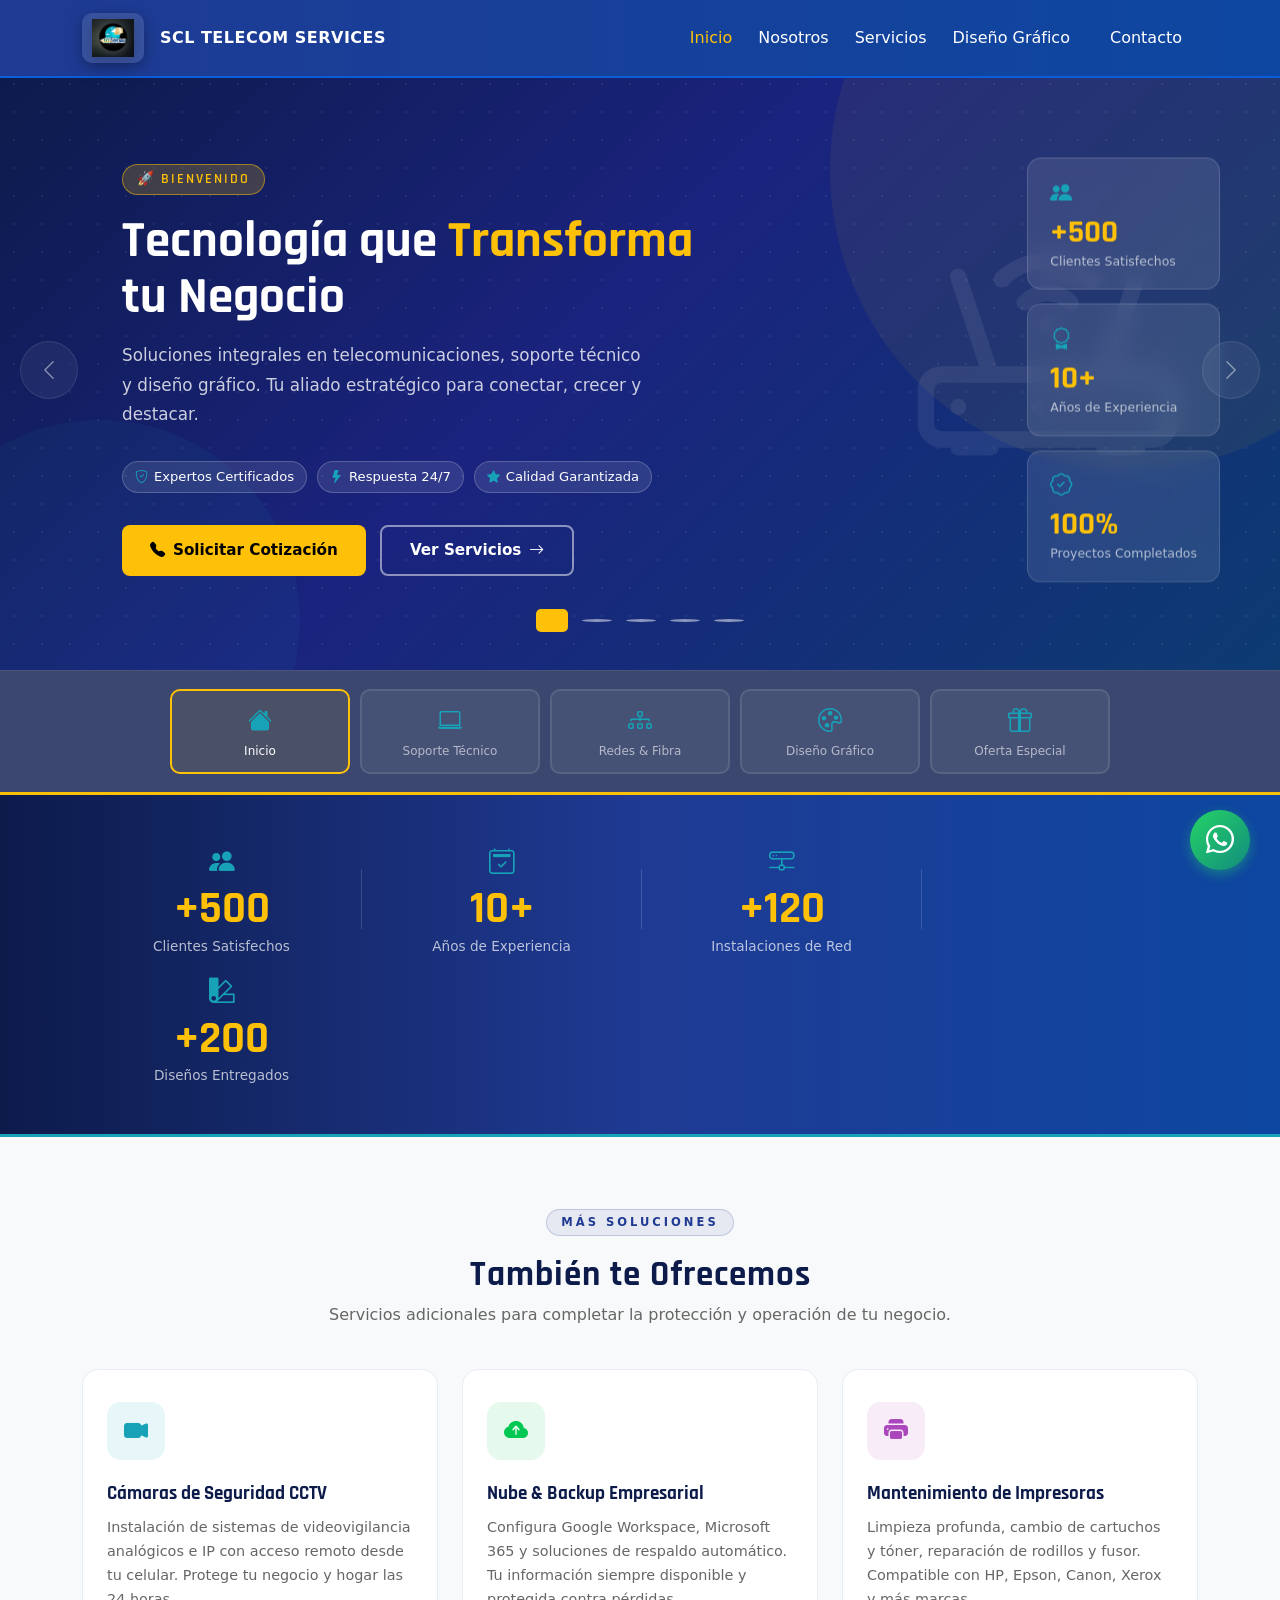
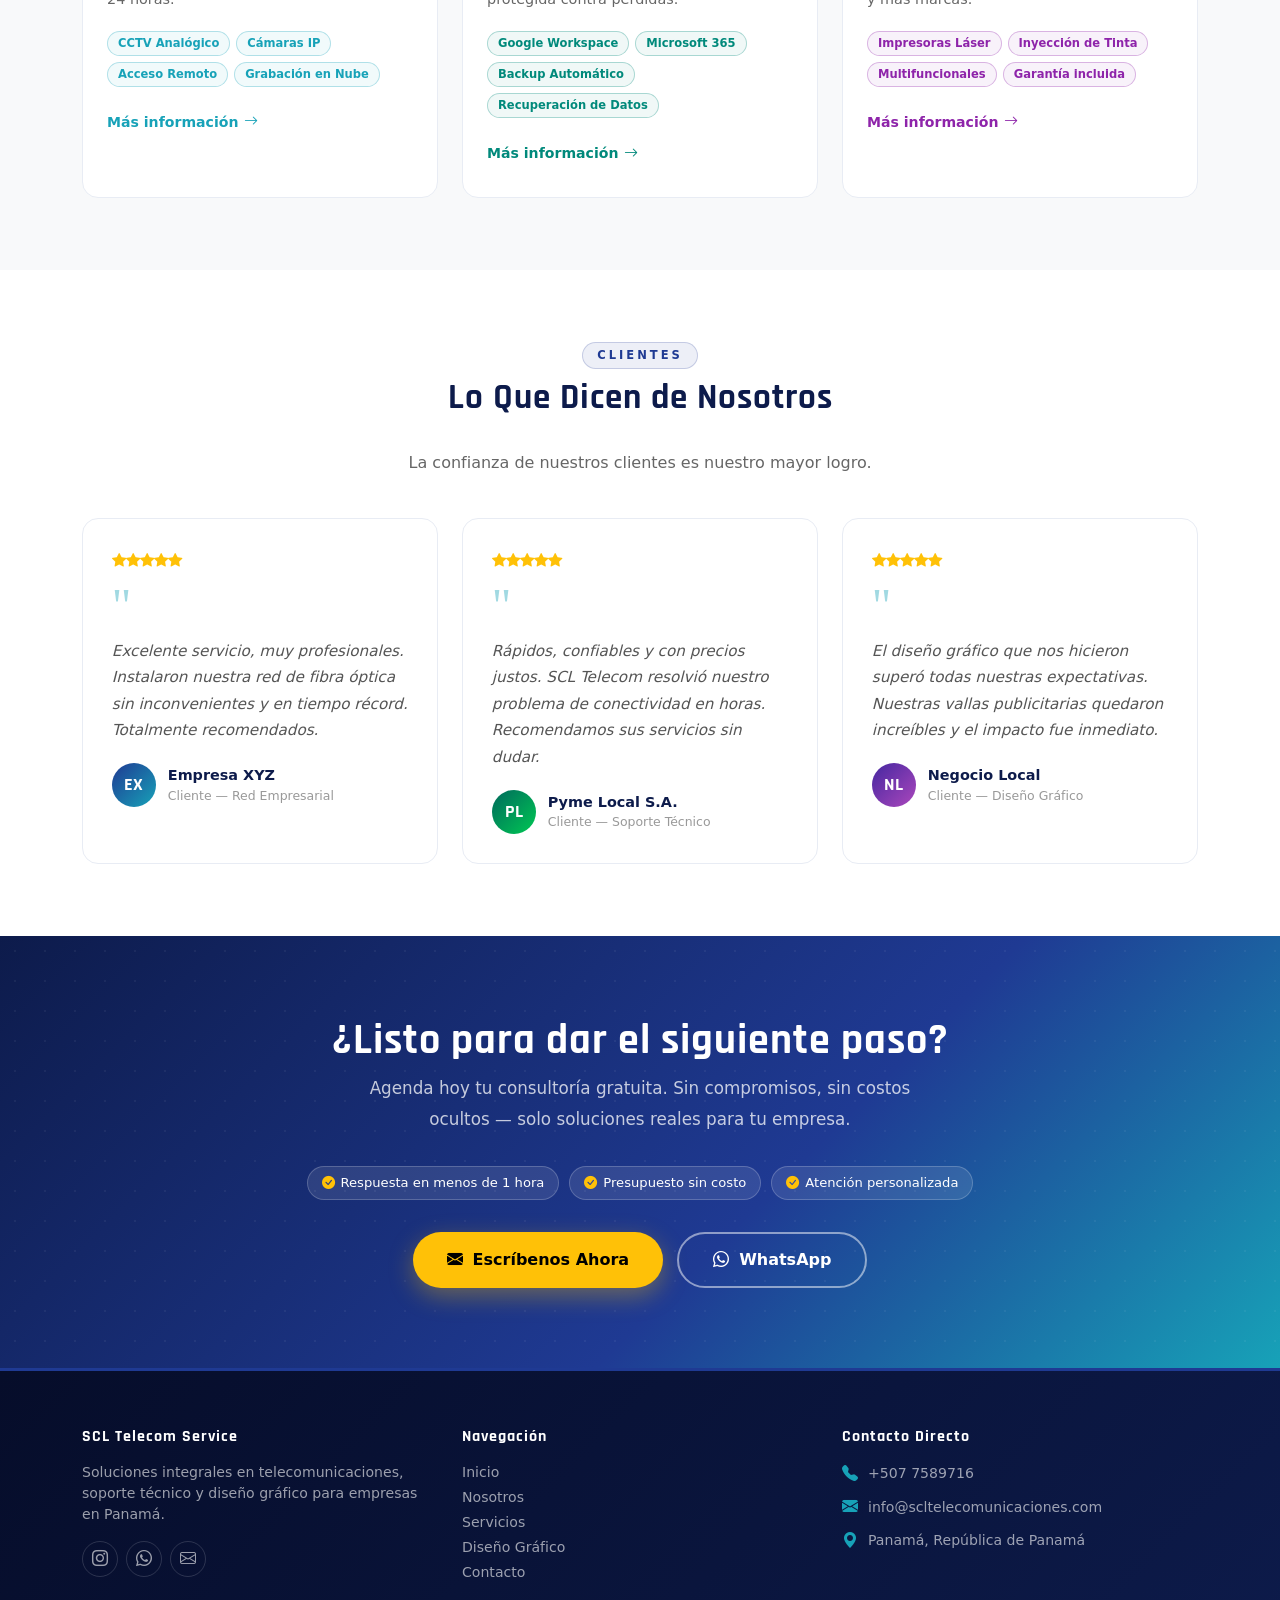
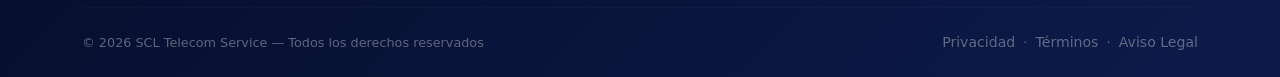
<file: index.html>
<!DOCTYPE html>
<html lang="es">
<head>
    <meta charset="UTF-8">
    <meta name="viewport" content="width=device-width, initial-scale=1.0">
    <title>SCL TELECOM SERVICES | Soluciones en Tecnología y Diseño</title>
    <meta name="description" content="SCL Telecom Services: telecomunicaciones, soporte técnico, redes de fibra óptica y diseño gráfico profesional en Panamá.">

    <link href="https://cdn.jsdelivr.net/npm/bootstrap@5.3.2/dist/css/bootstrap.min.css" rel="stylesheet">
    <link href="https://cdn.jsdelivr.net/npm/bootstrap-icons/font/bootstrap-icons.css" rel="stylesheet">
    <link href="https://fonts.googleapis.com/css2?family=Rajdhani:wght@400;600;700&family=Inter:wght@300;400;500;600&display=swap" rel="stylesheet">
    <link rel="stylesheet" href="css/style.css">

    <style>
        /* ─── Variables del carrusel ─── */
        :root {
            --car-cyan:   #17a2b8;
            --car-yellow: #ffc107;
        }

        /* ══════════════════════════════
           CARRUSEL
        ══════════════════════════════ */
        .carousel-section { position: relative; overflow: hidden; }

        #sclCarousel .carousel-item {
            min-height: 600px;
            display: flex;
            align-items: center;
            position: relative;
            overflow: hidden;
        }

        .slide-1 { background: linear-gradient(135deg, #0d1b4b 0%, #1a237e 45%, #0d3b72 100%); }
        .slide-2 { background: linear-gradient(135deg, #00251a 0%, #00695c 45%, #004d40 100%); }
        .slide-3 { background: linear-gradient(135deg, #4a0a00 0%, #b71c1c 45%, #880e4f 100%); }
        .slide-4 { background: linear-gradient(135deg, #1b0040 0%, #4527a0 45%, #0d47a1 100%); }

        .slide-pattern {
            position: absolute; inset: 0;
            background-image: radial-gradient(rgba(255,255,255,.07) 1px, transparent 1px);
            background-size: 28px 28px;
            pointer-events: none;
        }
        .slide-circle { position: absolute; border-radius: 50%; opacity: .06; pointer-events: none; }
        .circle-1 { width: 600px; height: 600px; background: var(--car-yellow); top: -200px; right: -150px; }
        .circle-2 { width: 400px; height: 400px; background: var(--car-cyan);   bottom: -150px; left: -100px; }

        .slide-bg-icon {
            position: absolute; right: 8%; top: 50%;
            transform: translateY(-50%);
            font-size: 260px; opacity: .07; color: #fff;
            pointer-events: none; line-height: 1;
        }

        .slide-content {
            position: relative; z-index: 2;
            padding: 60px 40px; max-width: 680px;
        }
        .slide-badge {
            display: inline-block;
            background: rgba(255,193,7,.2); border: 1px solid rgba(255,193,7,.5);
            color: var(--car-yellow);
            font-family: 'Rajdhani', sans-serif; font-size: .85rem;
            font-weight: 600; letter-spacing: 2px; text-transform: uppercase;
            padding: 4px 14px; border-radius: 50px; margin-bottom: 18px;
        }
        .slide-title {
            font-family: 'Rajdhani', sans-serif; font-size: 3.2rem;
            font-weight: 700; color: #fff; line-height: 1.1; margin-bottom: 16px;
        }
        .slide-title span { color: var(--car-yellow); }
        .slide-text {
            color: rgba(255,255,255,.78); font-size: 1.05rem;
            line-height: 1.75; margin-bottom: 32px; max-width: 520px;
        }
        .slide-features { display: flex; flex-wrap: wrap; gap: 10px; margin-bottom: 32px; }
        .slide-tag {
            background: rgba(255,255,255,.1); border: 1px solid rgba(255,255,255,.2);
            color: #fff; font-size: .82rem; padding: 5px 12px; border-radius: 50px;
            display: flex; align-items: center; gap: 6px;
        }
        .slide-tag i { color: var(--car-cyan); }
        .slide-ctas { display: flex; gap: 14px; flex-wrap: wrap; }

        .btn-slide-primary {
            background: var(--car-yellow); color: #000; font-weight: 700;
            padding: 12px 28px; border-radius: 8px; border: none;
            font-size: .95rem; transition: all .3s; text-decoration: none;
            display: inline-flex; align-items: center; gap: 8px;
        }
        .btn-slide-primary:hover {
            background: #e0a800; transform: translateY(-3px);
            box-shadow: 0 8px 24px rgba(255,193,7,.4); color: #000;
        }
        .btn-slide-outline {
            border: 2px solid rgba(255,255,255,.5); color: #fff; font-weight: 600;
            padding: 12px 28px; border-radius: 8px; background: transparent;
            font-size: .95rem; transition: all .3s; text-decoration: none;
            display: inline-flex; align-items: center; gap: 8px;
        }
        .btn-slide-outline:hover {
            border-color: var(--car-cyan); color: var(--car-cyan);
            background: rgba(23,162,184,.1);
        }

        .slide-visual {
            position: absolute; right: 60px; top: 50%;
            transform: translateY(-50%); z-index: 2;
            display: flex; flex-direction: column; gap: 14px;
        }
        .stat-card {
            background: rgba(255,255,255,.1); backdrop-filter: blur(12px);
            border: 1px solid rgba(255,255,255,.15); border-radius: 14px;
            padding: 18px 22px; color: #fff; min-width: 190px; transition: transform .3s;
        }
        .stat-card:hover { transform: translateX(-6px); }
        .stat-card .stat-val {
            font-family: 'Rajdhani', sans-serif; font-size: 2rem;
            font-weight: 700; color: var(--car-yellow); line-height: 1;
        }
        .stat-card .stat-lbl { font-size: .78rem; color: rgba(255,255,255,.65); margin-top: 4px; }
        .stat-card i { font-size: 1.4rem; color: var(--car-cyan); margin-bottom: 6px; display: block; }

        .carousel-control-prev, .carousel-control-next {
            width: 58px; height: 58px;
            background: rgba(255,255,255,.12); backdrop-filter: blur(6px);
            border-radius: 50%; top: 50%; transform: translateY(-50%);
            border: 1px solid rgba(255,255,255,.2); transition: all .3s;
        }
        .carousel-control-prev { left: 20px; }
        .carousel-control-next { right: 20px; }
        .carousel-control-prev:hover, .carousel-control-next:hover {
            background: rgba(255,193,7,.3); border-color: var(--car-yellow);
        }
        .carousel-control-prev-icon, .carousel-control-next-icon { width: 22px; height: 22px; }

        .carousel-indicators { bottom: 22px; gap: 8px; }
        .carousel-indicators button {
            width: 10px; height: 10px; border-radius: 50%;
            border: 2px solid rgba(255,255,255,.5); background: transparent;
            opacity: 1; transition: all .3s;
        }
        .carousel-indicators button.active {
            background: var(--car-yellow); border-color: var(--car-yellow);
            width: 32px; border-radius: 5px;
        }

        .carousel-progress {
            position: absolute; bottom: 0; left: 0;
            height: 3px; background: var(--car-yellow); z-index: 10;
            animation: slideProgress 5s linear infinite;
        }
        @keyframes slideProgress { 0% { width: 0%; } 100% { width: 100%; } }

        .slide-thumbs {
            display: flex; justify-content: center; gap: 10px;
            padding: 18px 20px;
            background: rgba(13,27,75,.8);
            border-top: 1px solid rgba(255,255,255,.08);
        }
        .thumb-item {
            flex: 1; max-width: 180px;
            background: rgba(255,255,255,.06); border: 2px solid rgba(255,255,255,.1);
            border-radius: 10px; padding: 12px 14px; cursor: pointer;
            transition: all .3s; text-align: center; color: rgba(255,255,255,.6);
        }
        .thumb-item:hover, .thumb-item.active-thumb {
            border-color: var(--car-yellow); background: rgba(255,193,7,.08); color: #fff;
        }
        .thumb-item i { font-size: 1.5rem; display: block; margin-bottom: 5px; color: var(--car-cyan); }
        .thumb-item span { font-size: .75rem; font-weight: 500; line-height: 1.3; display: block; }

        @media (max-width: 992px) {
            .slide-visual { display: none; }
            .slide-bg-icon { font-size: 160px; opacity: .05; }
            .slide-content { max-width: 100%; text-align: center; padding: 50px 30px; }
            .slide-ctas { justify-content: center; }
            .slide-features { justify-content: center; }
        }
        @media (max-width: 576px) {
            .slide-title { font-size: 2rem; }
            #sclCarousel .carousel-item { min-height: 480px; }
            .slide-thumbs { display: none; }
        }

        /* ══════════════════════════════
           FRANJA DE NÚMEROS
        ══════════════════════════════ */
        .stats-strip {
            background: linear-gradient(90deg, #0d1b4b, #1f3a93, #0d47a1);
            padding: 2.5rem 0;
            border-top: 3px solid #ffc107;
            border-bottom: 3px solid #17a2b8;
        }
        .stat-item { text-align: center; padding: 0.5rem 1rem; }
        .stat-item .num {
            font-family: 'Rajdhani', sans-serif;
            font-size: 2.8rem; font-weight: 700; color: #ffc107;
            line-height: 1; display: block;
        }
        .stat-item .lbl { font-size: .85rem; color: rgba(255,255,255,.7); margin-top: 4px; display: block; }
        .stat-item .ico { font-size: 1.6rem; color: #17a2b8; display: block; margin-bottom: 6px; }
        .stat-divider {
            width: 1px; background: rgba(255,255,255,.15);
            align-self: stretch; margin: 0.5rem 0;
        }

        /* ══════════════════════════════
           SERVICIOS COMPLEMENTARIOS
        ══════════════════════════════ */
        .extra-services { background: #f8f9fa; padding: 4.5rem 0; }
        .extra-services .section-label {
            display: inline-block;
            background: rgba(31,58,147,.08); border: 1px solid rgba(31,58,147,.2);
            color: #1f3a93; font-size: .72rem; font-weight: 700;
            letter-spacing: 3px; text-transform: uppercase;
            padding: 4px 14px; border-radius: 20px; margin-bottom: .6rem;
        }
        .extra-services h2 {
            font-family: 'Rajdhani', sans-serif; color: #0d1b4b;
            font-size: 2.2rem; font-weight: 700; margin-bottom: .3rem;
        }
        .extra-services .subtitle { color: #666; font-size: 1rem; margin-bottom: 2.5rem; }

        .service-card-plus {
            background: #fff; border: 1px solid #e8ecf4;
            border-radius: 16px; padding: 2rem 1.5rem;
            height: 100%; transition: all .3s ease;
            position: relative; overflow: hidden;
        }
        .service-card-plus::before {
            content: ''; position: absolute; top: 0; left: 0; right: 0; height: 4px;
            transform: scaleX(0); transition: transform .3s ease;
        }
        .service-card-plus:hover { transform: translateY(-6px); box-shadow: 0 16px 40px rgba(13,27,75,.12); border-color: transparent; }
        .service-card-plus:hover::before { transform: scaleX(1); }

        .scp-blue::before   { background: linear-gradient(90deg, #1f3a93, #17a2b8); }
        .scp-green::before  { background: linear-gradient(90deg, #00695c, #00c853); }
        .scp-purple::before { background: linear-gradient(90deg, #4527a0, #ab47bc); }

        .scp-icon {
            width: 58px; height: 58px; border-radius: 14px;
            display: flex; align-items: center; justify-content: center;
            font-size: 1.5rem; margin-bottom: 1.2rem;
        }
        .scp-blue .scp-icon   { background: rgba(23,162,184,.1); color: #17a2b8; }
        .scp-green .scp-icon  { background: rgba(0,200,83,.1);   color: #00c853; }
        .scp-purple .scp-icon { background: rgba(171,71,188,.1);  color: #ab47bc; }

        .scp-title { font-family: 'Rajdhani', sans-serif; font-size: 1.2rem; font-weight: 700; color: #0d1b4b; margin-bottom: .5rem; }
        .scp-text  { color: #666; font-size: .9rem; line-height: 1.65; margin-bottom: 1.2rem; }

        .scp-tags { display: flex; flex-wrap: wrap; gap: 6px; margin-bottom: 1.4rem; }
        .scp-tag {
            font-size: .72rem; font-weight: 600; padding: 3px 10px;
            border-radius: 20px; border: 1px solid;
        }
        .scp-blue .scp-tag   { color: #17a2b8; border-color: rgba(23,162,184,.3); background: rgba(23,162,184,.06); }
        .scp-green .scp-tag  { color: #00897b; border-color: rgba(0,137,123,.3);   background: rgba(0,137,123,.06); }
        .scp-purple .scp-tag { color: #8e24aa; border-color: rgba(142,36,170,.3);   background: rgba(142,36,170,.06); }

        .scp-link {
            font-size: .88rem; font-weight: 600; text-decoration: none;
            display: inline-flex; align-items: center; gap: 6px; transition: gap .2s;
        }
        .scp-blue .scp-link   { color: #17a2b8; }
        .scp-green .scp-link  { color: #00897b; }
        .scp-purple .scp-link { color: #8e24aa; }
        .scp-link:hover { gap: 10px; }

        /* ══════════════════════════════
           TESTIMONIOS
        ══════════════════════════════ */
        .testimonials { background: #fff; padding: 4.5rem 0; }
        .testimonials h2 { font-family: 'Rajdhani', sans-serif; color: #0d1b4b; font-size: 2.2rem; font-weight: 700; }
        .testimonials .subtitle { color: #666; font-size: 1rem; margin-bottom: 2.5rem; }

        .testi-card {
            background: #fff; border: 1px solid #e8ecf4; border-radius: 16px;
            padding: 1.8rem; height: 100%; transition: all .3s;
            position: relative;
        }
        .testi-card:hover { box-shadow: 0 12px 30px rgba(13,27,75,.1); transform: translateY(-4px); border-color: rgba(23,162,184,.3); }

        .testi-quote {
            font-size: 3rem; color: #17a2b8; line-height: 1;
            font-family: Georgia, serif; margin-bottom: .5rem; opacity: .4;
        }
        .testi-text { color: #555; font-size: .95rem; line-height: 1.75; margin-bottom: 1.2rem; font-style: italic; }

        .testi-footer { display: flex; align-items: center; gap: 12px; }
        .testi-avatar {
            width: 44px; height: 44px; border-radius: 50%;
            display: flex; align-items: center; justify-content: center;
            font-family: 'Rajdhani', sans-serif; font-size: 1.1rem; font-weight: 700; color: #fff;
            flex-shrink: 0;
        }
        .av-blue   { background: linear-gradient(135deg, #1f3a93, #17a2b8); }
        .av-green  { background: linear-gradient(135deg, #00695c, #00c853); }
        .av-purple { background: linear-gradient(135deg, #4527a0, #ab47bc); }

        .testi-name { font-weight: 700; font-size: .9rem; color: #0d1b4b; }
        .testi-role { font-size: .78rem; color: #999; }
        .testi-stars { margin-bottom: .6rem; }
        .testi-stars i { color: #ffc107; font-size: .9rem; }

        /* ══════════════════════════════
           CTA FINAL
        ══════════════════════════════ */
        .cta-section {
            background: linear-gradient(135deg, #0d1b4b 0%, #1f3a93 60%, #17a2b8 100%);
            padding: 5rem 0; position: relative; overflow: hidden;
        }
        .cta-section::before {
            content: ''; position: absolute; inset: 0;
            background-image: radial-gradient(rgba(255,255,255,.05) 1px, transparent 1px);
            background-size: 30px 30px;
        }
        .cta-section .container { position: relative; z-index: 2; }
        .cta-section h2 {
            font-family: 'Rajdhani', sans-serif; font-size: 2.6rem; font-weight: 700;
            color: #fff; margin-bottom: .5rem;
        }
        .cta-section p { color: rgba(255,255,255,.75); font-size: 1.05rem; max-width: 560px; margin: 0 auto 2rem; }
        .cta-chips { display: flex; justify-content: center; flex-wrap: wrap; gap: 10px; margin-bottom: 2rem; }
        .cta-chip {
            background: rgba(255,255,255,.1); border: 1px solid rgba(255,255,255,.2);
            color: #fff; font-size: .82rem; padding: 6px 14px; border-radius: 50px;
            display: inline-flex; align-items: center; gap: 6px;
        }
        .cta-chip i { color: #ffc107; }
        .cta-btns { display: flex; justify-content: center; flex-wrap: wrap; gap: 14px; }
        .btn-cta-primary {
            background: #ffc107; color: #000; font-weight: 700;
            padding: 14px 34px; border-radius: 50px; border: none; font-size: 1rem;
            transition: all .3s; text-decoration: none;
            display: inline-flex; align-items: center; gap: 10px;
            box-shadow: 0 8px 24px rgba(255,193,7,.35);
        }
        .btn-cta-primary:hover { background: #e0a800; transform: translateY(-3px); box-shadow: 0 14px 32px rgba(255,193,7,.5); color: #000; }
        .btn-cta-outline {
            border: 2px solid rgba(255,255,255,.5); color: #fff; font-weight: 600;
            padding: 14px 34px; border-radius: 50px; background: transparent;
            font-size: 1rem; transition: all .3s; text-decoration: none;
            display: inline-flex; align-items: center; gap: 10px;
        }
        .btn-cta-outline:hover { border-color: #ffc107; color: #ffc107; background: rgba(255,193,7,.08); }

        /* ══════════════════════════════
           FOOTER
        ══════════════════════════════ */
        footer.site-footer {
            background: linear-gradient(135deg, #060d2a, #0d1b4b);
            border-top: 3px solid #1f3a93; color: rgba(255,255,255,.8); padding: 3.5rem 0 1.5rem;
        }
        footer.site-footer h5 { font-family: 'Rajdhani', sans-serif; font-weight: 700; color: #fff; font-size: 1rem; letter-spacing: 1px; margin-bottom: 1rem; }
        footer.site-footer p, footer.site-footer a { font-size: .88rem; color: rgba(255,255,255,.6); text-decoration: none; transition: color .2s; }
        footer.site-footer a:hover { color: #ffc107; }
        footer.site-footer .contact-item { display: flex; align-items: center; gap: 10px; margin-bottom: .6rem; color: rgba(255,255,255,.6); font-size: .88rem; }
        footer.site-footer .contact-item i { color: #17a2b8; font-size: 1rem; flex-shrink: 0; }
        footer.site-footer .social-link {
            display: inline-flex; align-items: center; justify-content: center;
            width: 36px; height: 36px; border-radius: 50%;
            border: 1px solid rgba(255,255,255,.15); color: rgba(255,255,255,.6);
            text-decoration: none; transition: all .3s; font-size: 1rem;
        }
        footer.site-footer .social-link:hover { border-color: #ffc107; color: #ffc107; background: rgba(255,193,7,.1); transform: translateY(-3px); }
        footer.site-footer hr { border-color: rgba(255,255,255,.08); }
        footer.site-footer .bottom-text { font-size: .8rem; color: rgba(255,255,255,.35); }
    </style>
</head>
<body>

<!-- ══════════════════════════════
     NAVBAR
══════════════════════════════ -->
<nav class="navbar navbar-expand-lg navbar-dark fixed-top">
    <div class="container">
        <a class="navbar-brand fw-bold d-flex align-items-center" href="index.html">
            <img src="SCL.webp" alt="SCL Logo" class="navbar-logo">
            <span class="ms-3">SCL TELECOM SERVICES</span>
        </a>
        <button class="navbar-toggler" data-bs-toggle="collapse" data-bs-target="#menu">
            <span class="navbar-toggler-icon"></span>
        </button>
        <div class="collapse navbar-collapse" id="menu">
            <ul class="navbar-nav ms-auto">
                <li class="nav-item"><a class="nav-link active" href="index.html">Inicio</a></li>
                <li class="nav-item"><a class="nav-link" href="nosotros.html">Nosotros</a></li>
                <li class="nav-item"><a class="nav-link" href="servicios.html">Servicios</a></li>
                <li class="nav-item"><a class="nav-link" href="diseno-grafico.html">Diseño Gráfico</a></li>
                <li class="nav-item">
                    <a class="nav-link btn btn-outline-info ms-lg-3 px-3" href="contacto.html">Contacto</a>
                </li>
            </ul>
        </div>
    </div>
</nav>

<!-- ══════════════════════════════
     CARRUSEL PRINCIPAL
══════════════════════════════ -->
<div class="carousel-section">
    <div id="sclCarousel" class="carousel slide carousel-fade" data-bs-ride="carousel" data-bs-interval="5000">

        <div class="carousel-indicators">
            <button type="button" data-bs-target="#sclCarousel" data-bs-slide-to="0" class="active"></button>
            <button type="button" data-bs-target="#sclCarousel" data-bs-slide-to="1"></button>
            <button type="button" data-bs-target="#sclCarousel" data-bs-slide-to="2"></button>
            <button type="button" data-bs-target="#sclCarousel" data-bs-slide-to="3"></button>
            <button type="button" data-bs-target="#sclCarousel" data-bs-slide-to="4"></button>
        </div>

        <div class="carousel-inner">

            <!-- SLIDE 1 — Presentación -->
            <div class="carousel-item active slide-1">
                <div class="slide-pattern"></div>
                <div class="slide-circle circle-1"></div>
                <div class="slide-circle circle-2"></div>
                <div class="slide-bg-icon"><i class="bi bi-router"></i></div>
                <div class="container">
                    <div class="slide-content">
                        <div class="slide-badge">🚀 Bienvenido</div>
                        <h1 class="slide-title">Tecnología que <span>Transforma</span><br>tu Negocio</h1>
                        <p class="slide-text">Soluciones integrales en telecomunicaciones, soporte técnico y diseño gráfico. Tu aliado estratégico para conectar, crecer y destacar.</p>
                        <div class="slide-features">
                            <span class="slide-tag"><i class="bi bi-shield-check"></i> Expertos Certificados</span>
                            <span class="slide-tag"><i class="bi bi-lightning-fill"></i> Respuesta 24/7</span>
                            <span class="slide-tag"><i class="bi bi-star-fill"></i> Calidad Garantizada</span>
                        </div>
                        <div class="slide-ctas">
                            <a href="contacto.html" class="btn-slide-primary"><i class="bi bi-telephone-fill"></i> Solicitar Cotización</a>
                            <a href="servicios.html" class="btn-slide-outline">Ver Servicios <i class="bi bi-arrow-right"></i></a>
                        </div>
                    </div>
                </div>
                <div class="slide-visual">
                    <div class="stat-card"><i class="bi bi-people-fill"></i><div class="stat-val">+500</div><div class="stat-lbl">Clientes Satisfechos</div></div>
                    <div class="stat-card"><i class="bi bi-award"></i><div class="stat-val">10+</div><div class="stat-lbl">Años de Experiencia</div></div>
                    <div class="stat-card"><i class="bi bi-patch-check"></i><div class="stat-val">100%</div><div class="stat-lbl">Proyectos Completados</div></div>
                </div>
                <div class="carousel-progress"></div>
            </div>

            <!-- SLIDE 2 — Soporte Tecnológico -->
            <div class="carousel-item" style="background:linear-gradient(135deg,#0b1c3a 0%,#1f3a93 50%,#0d47a1 100%)">
                <div class="slide-pattern"></div>
                <div class="slide-circle circle-1" style="background:var(--car-cyan)"></div>
                <div class="slide-circle circle-2" style="background:var(--car-yellow)"></div>
                <div class="slide-bg-icon"><i class="bi bi-laptop"></i></div>
                <div class="container">
                    <div class="slide-content">
                        <div class="slide-badge">💻 Soporte Tecnológico</div>
                        <h2 class="slide-title">Reparación &<br><span>Mantenimiento</span><br>de Equipos</h2>
                        <p class="slide-text">Venta, reparación y mantenimiento de computadoras, impresoras y equipos periféricos. Servicio rápido y garantizado para que tu empresa no se detenga.</p>
                        <div class="slide-features">
                            <span class="slide-tag"><i class="bi bi-cpu"></i> PCs & Laptops</span>
                            <span class="slide-tag"><i class="bi bi-printer"></i> Impresoras</span>
                            <span class="slide-tag"><i class="bi bi-tools"></i> Periféricos</span>
                            <span class="slide-tag"><i class="bi bi-hdd-network"></i> Servidores</span>
                        </div>
                        <div class="slide-ctas">
                            <a href="servicios.html" class="btn-slide-primary">Ver Servicio</a>
                            <a href="contacto.html" class="btn-slide-outline">Contáctanos</a>
                        </div>
                    </div>
                </div>
                <div class="slide-visual">
                    <div class="stat-card"><i class="bi bi-clock-history"></i><div class="stat-val">24/7</div><div class="stat-lbl">Soporte Disponible</div></div>
                    <div class="stat-card"><i class="bi bi-wrench-adjustable"></i><div class="stat-val">72h</div><div class="stat-lbl">Tiempo de Entrega</div></div>
                </div>
            </div>

            <!-- SLIDE 3 — Redes & Fibra Óptica -->
            <div class="carousel-item slide-2">
                <div class="slide-pattern"></div>
                <div class="slide-circle circle-1" style="background:#00e676"></div>
                <div class="slide-circle circle-2" style="background:var(--car-cyan)"></div>
                <div class="slide-bg-icon"><i class="bi bi-diagram-3"></i></div>
                <div class="container">
                    <div class="slide-content">
                        <div class="slide-badge">🌐 Redes & Conectividad</div>
                        <h2 class="slide-title">Fibra Óptica de<br><span style="color:#69f0ae">Alta Velocidad</span><br>para tu Empresa</h2>
                        <p class="slide-text">Instalación de redes de alta velocidad, cableado estructurado, fibra óptica y conectividad empresarial. Infraestructura robusta y escalable.</p>
                        <div class="slide-features">
                            <span class="slide-tag"><i class="bi bi-wifi"></i> Redes WiFi</span>
                            <span class="slide-tag"><i class="bi bi-ethernet"></i> Cableado Estructurado</span>
                            <span class="slide-tag"><i class="bi bi-broadcast"></i> Fibra Óptica</span>
                        </div>
                        <div class="slide-ctas">
                            <a href="servicios.html" class="btn-slide-primary">Ver Servicio</a>
                            <a href="contacto.html" class="btn-slide-outline">Cotizar</a>
                        </div>
                    </div>
                </div>
                <div class="slide-visual">
                    <div class="stat-card" style="border-color:rgba(0,230,118,.2)"><i class="bi bi-speedometer2" style="color:#69f0ae"></i><div class="stat-val" style="color:#69f0ae">10Gb</div><div class="stat-lbl">Velocidad Máx. Fibra</div></div>
                    <div class="stat-card" style="border-color:rgba(0,230,118,.2)"><i class="bi bi-buildings" style="color:#69f0ae"></i><div class="stat-val" style="color:#69f0ae">+120</div><div class="stat-lbl">Instalaciones Realizadas</div></div>
                </div>
            </div>

            <!-- SLIDE 4 — Diseño Gráfico -->
            <div class="carousel-item slide-3">
                <div class="slide-pattern"></div>
                <div class="slide-circle circle-1" style="background:#ff6e6e"></div>
                <div class="slide-circle circle-2" style="background:var(--car-yellow)"></div>
                <div class="slide-bg-icon"><i class="bi bi-palette"></i></div>
                <div class="container">
                    <div class="slide-content">
                        <div class="slide-badge">🎨 Diseño Gráfico</div>
                        <h2 class="slide-title">Tu Marca,<br><span style="color:#ff6e6e">Imagen</span><br>Profesional</h2>
                        <p class="slide-text">Vallas publicitarias, banners, logotipos, material promocional y branding profesional. Hacemos que tu marca hable por sí sola.</p>
                        <div class="slide-features">
                            <span class="slide-tag"><i class="bi bi-signpost"></i> Vallas Publicitarias</span>
                            <span class="slide-tag"><i class="bi bi-badge-ad"></i> Banners</span>
                            <span class="slide-tag"><i class="bi bi-vector-pen"></i> Logotipos</span>
                            <span class="slide-tag"><i class="bi bi-layers"></i> Branding</span>
                        </div>
                        <div class="slide-ctas">
                            <a href="diseno-grafico.html" class="btn-slide-primary">Ver Portafolio</a>
                            <a href="contacto.html" class="btn-slide-outline">Cotizar Diseño</a>
                        </div>
                    </div>
                </div>
                <div class="slide-visual">
                    <div class="stat-card" style="border-color:rgba(255,110,110,.2)"><i class="bi bi-palette2" style="color:#ff6e6e"></i><div class="stat-val" style="color:#ff6e6e">+200</div><div class="stat-lbl">Diseños Entregados</div></div>
                    <div class="stat-card" style="border-color:rgba(255,110,110,.2)"><i class="bi bi-star-fill" style="color:#ff6e6e"></i><div class="stat-val" style="color:#ff6e6e">5★</div><div class="stat-lbl">Calificación Promedio</div></div>
                </div>
            </div>

            <!-- SLIDE 5 — Oferta Especial -->
            <div class="carousel-item slide-4">
                <div class="slide-pattern"></div>
                <div class="slide-circle circle-1" style="background:var(--car-yellow);opacity:.1"></div>
                <div class="slide-circle circle-2" style="background:var(--car-cyan)"></div>
                <div class="slide-bg-icon"><i class="bi bi-headset"></i></div>
                <div class="container">
                    <div class="slide-content">
                        <div class="slide-badge">🎁 Oferta Especial</div>
                        <h2 class="slide-title">Consultoría<br><span>Gratuita</span><br>para tu Empresa</h2>
                        <p class="slide-text">¿No sabes por dónde empezar? Solicita hoy una consultoría sin costo. Nuestros expertos analizarán tus necesidades y te ofrecerán la mejor solución.</p>
                        <div class="slide-features">
                            <span class="slide-tag"><i class="bi bi-check-circle"></i> Sin Compromisos</span>
                            <span class="slide-tag"><i class="bi bi-calendar-check"></i> Agenda en Minutos</span>
                            <span class="slide-tag"><i class="bi bi-telephone-fill"></i> Atención Inmediata</span>
                        </div>
                        <div class="slide-ctas">
                            <a href="contacto.html" class="btn-slide-primary"><i class="bi bi-chat-dots-fill"></i> Solicitar Ahora</a>
                            <a href="https://wa.me/5077589716" target="_blank" class="btn-slide-outline"><i class="bi bi-whatsapp"></i> WhatsApp</a>
                        </div>
                    </div>
                </div>
                <div class="slide-visual">
                    <div class="stat-card"><i class="bi bi-telephone-inbound"></i><div class="stat-val">+507</div><div class="stat-lbl">Llámanos Ahora</div></div>
                    <div class="stat-card"><i class="bi bi-whatsapp" style="color:#25d366"></i><div class="stat-val">7589716</div><div class="stat-lbl">WhatsApp Directo</div></div>
                </div>
            </div>

        </div><!-- /carousel-inner -->

        <button class="carousel-control-prev" type="button" data-bs-target="#sclCarousel" data-bs-slide="prev"><span class="carousel-control-prev-icon"></span></button>
        <button class="carousel-control-next" type="button" data-bs-target="#sclCarousel" data-bs-slide="next"><span class="carousel-control-next-icon"></span></button>
    </div>

    <!-- Miniaturas -->
    <div class="slide-thumbs" id="slideThumbs">
        <div class="thumb-item active-thumb" onclick="goSlide(0)"><i class="bi bi-house-fill"></i><span>Inicio</span></div>
        <div class="thumb-item" onclick="goSlide(1)"><i class="bi bi-laptop"></i><span>Soporte Técnico</span></div>
        <div class="thumb-item" onclick="goSlide(2)"><i class="bi bi-diagram-3"></i><span>Redes & Fibra</span></div>
        <div class="thumb-item" onclick="goSlide(3)"><i class="bi bi-palette"></i><span>Diseño Gráfico</span></div>
        <div class="thumb-item" onclick="goSlide(4)"><i class="bi bi-gift"></i><span>Oferta Especial</span></div>
    </div>
</div>

<!-- ══════════════════════════════
     FRANJA DE NÚMEROS CLAVE
══════════════════════════════ -->
<div class="stats-strip">
    <div class="container">
        <div class="row align-items-center g-0">
            <div class="col-6 col-md-3">
                <div class="stat-item">
                    <i class="bi bi-people-fill ico"></i>
                    <span class="num">+500</span>
                    <span class="lbl">Clientes Satisfechos</span>
                </div>
            </div>
            <div class="d-none d-md-block col-md-auto"><div class="stat-divider" style="height:60px;width:1px;background:rgba(255,255,255,.15);margin:auto;"></div></div>
            <div class="col-6 col-md-3">
                <div class="stat-item">
                    <i class="bi bi-calendar2-check ico"></i>
                    <span class="num">10+</span>
                    <span class="lbl">Años de Experiencia</span>
                </div>
            </div>
            <div class="d-none d-md-block col-md-auto"><div class="stat-divider" style="height:60px;width:1px;background:rgba(255,255,255,.15);margin:auto;"></div></div>
            <div class="col-6 col-md-3">
                <div class="stat-item">
                    <i class="bi bi-hdd-network ico"></i>
                    <span class="num">+120</span>
                    <span class="lbl">Instalaciones de Red</span>
                </div>
            </div>
            <div class="d-none d-md-block col-md-auto"><div class="stat-divider" style="height:60px;width:1px;background:rgba(255,255,255,.15);margin:auto;"></div></div>
            <div class="col-6 col-md-3">
                <div class="stat-item">
                    <i class="bi bi-palette2 ico"></i>
                    <span class="num">+200</span>
                    <span class="lbl">Diseños Entregados</span>
                </div>
            </div>
        </div>
    </div>
</div>

<!-- ══════════════════════════════
     SERVICIOS COMPLEMENTARIOS
     (CCTV, Nube, Impresoras — no están en el carrusel)
══════════════════════════════ -->
<section class="extra-services">
    <div class="container">
        <div class="text-center mb-2">
            <span class="section-label">Más Soluciones</span>
        </div>
        <h2 class="text-center reveal">También te Ofrecemos</h2>
        <p class="subtitle text-center reveal delay-1">Servicios adicionales para completar la protección y operación de tu negocio.</p>

        <div class="row g-4">

            <!-- Seguridad CCTV -->
            <div class="col-md-4 reveal">
                <div class="service-card-plus scp-blue h-100">
                    <div class="scp-icon"><i class="bi bi-camera-video-fill"></i></div>
                    <div class="scp-title">Cámaras de Seguridad CCTV</div>
                    <p class="scp-text">Instalación de sistemas de videovigilancia analógicos e IP con acceso remoto desde tu celular. Protege tu negocio y hogar las 24 horas.</p>
                    <div class="scp-tags">
                        <span class="scp-tag">CCTV Analógico</span>
                        <span class="scp-tag">Cámaras IP</span>
                        <span class="scp-tag">Acceso Remoto</span>
                        <span class="scp-tag">Grabación en Nube</span>
                    </div>
                    <a href="servicios.html" class="scp-link">Más información <i class="bi bi-arrow-right"></i></a>
                </div>
            </div>

            <!-- Nube & Backup -->
            <div class="col-md-4 reveal delay-1">
                <div class="service-card-plus scp-green h-100">
                    <div class="scp-icon"><i class="bi bi-cloud-arrow-up-fill"></i></div>
                    <div class="scp-title">Nube & Backup Empresarial</div>
                    <p class="scp-text">Configura Google Workspace, Microsoft 365 y soluciones de respaldo automático. Tu información siempre disponible y protegida contra pérdidas.</p>
                    <div class="scp-tags">
                        <span class="scp-tag">Google Workspace</span>
                        <span class="scp-tag">Microsoft 365</span>
                        <span class="scp-tag">Backup Automático</span>
                        <span class="scp-tag">Recuperación de Datos</span>
                    </div>
                    <a href="servicios.html" class="scp-link">Más información <i class="bi bi-arrow-right"></i></a>
                </div>
            </div>

            <!-- Mantenimiento Impresoras -->
            <div class="col-md-4 reveal delay-2">
                <div class="service-card-plus scp-purple h-100">
                    <div class="scp-icon"><i class="bi bi-printer-fill"></i></div>
                    <div class="scp-title">Mantenimiento de Impresoras</div>
                    <p class="scp-text">Limpieza profunda, cambio de cartuchos y tóner, reparación de rodillos y fusor. Compatible con HP, Epson, Canon, Xerox y más marcas.</p>
                    <div class="scp-tags">
                        <span class="scp-tag">Impresoras Láser</span>
                        <span class="scp-tag">Inyección de Tinta</span>
                        <span class="scp-tag">Multifuncionales</span>
                        <span class="scp-tag">Garantía incluida</span>
                    </div>
                    <a href="servicios.html" class="scp-link">Más información <i class="bi bi-arrow-right"></i></a>
                </div>
            </div>

        </div>
    </div>
</section>

<!-- ══════════════════════════════
     TESTIMONIOS
══════════════════════════════ -->
<section class="testimonials">
    <div class="container">
        <div class="text-center mb-2">
            <span class="section-label" style="background:rgba(31,58,147,.08);border:1px solid rgba(31,58,147,.2);color:#1f3a93;font-size:.72rem;font-weight:700;letter-spacing:3px;text-transform:uppercase;padding:4px 14px;border-radius:20px;display:inline-block;">Clientes</span>
        </div>
        <h2 class="text-center reveal">Lo Que Dicen de Nosotros</h2>
        <p class="subtitle text-center reveal delay-1">La confianza de nuestros clientes es nuestro mayor logro.</p>

        <div class="row g-4">

            <div class="col-md-4 reveal">
                <div class="testi-card">
                    <div class="testi-stars">
                        <i class="bi bi-star-fill"></i><i class="bi bi-star-fill"></i><i class="bi bi-star-fill"></i><i class="bi bi-star-fill"></i><i class="bi bi-star-fill"></i>
                    </div>
                    <div class="testi-quote">"</div>
                    <p class="testi-text">Excelente servicio, muy profesionales. Instalaron nuestra red de fibra óptica sin inconvenientes y en tiempo récord. Totalmente recomendados.</p>
                    <div class="testi-footer">
                        <div class="testi-avatar av-blue">EX</div>
                        <div>
                            <div class="testi-name">Empresa XYZ</div>
                            <div class="testi-role">Cliente — Red Empresarial</div>
                        </div>
                    </div>
                </div>
            </div>

            <div class="col-md-4 reveal delay-1">
                <div class="testi-card">
                    <div class="testi-stars">
                        <i class="bi bi-star-fill"></i><i class="bi bi-star-fill"></i><i class="bi bi-star-fill"></i><i class="bi bi-star-fill"></i><i class="bi bi-star-fill"></i>
                    </div>
                    <div class="testi-quote">"</div>
                    <p class="testi-text">Rápidos, confiables y con precios justos. SCL Telecom resolvió nuestro problema de conectividad en horas. Recomendamos sus servicios sin dudar.</p>
                    <div class="testi-footer">
                        <div class="testi-avatar av-green">PL</div>
                        <div>
                            <div class="testi-name">Pyme Local S.A.</div>
                            <div class="testi-role">Cliente — Soporte Técnico</div>
                        </div>
                    </div>
                </div>
            </div>

            <div class="col-md-4 reveal delay-2">
                <div class="testi-card">
                    <div class="testi-stars">
                        <i class="bi bi-star-fill"></i><i class="bi bi-star-fill"></i><i class="bi bi-star-fill"></i><i class="bi bi-star-fill"></i><i class="bi bi-star-fill"></i>
                    </div>
                    <div class="testi-quote">"</div>
                    <p class="testi-text">El diseño gráfico que nos hicieron superó todas nuestras expectativas. Nuestras vallas publicitarias quedaron increíbles y el impacto fue inmediato.</p>
                    <div class="testi-footer">
                        <div class="testi-avatar av-purple">NL</div>
                        <div>
                            <div class="testi-name">Negocio Local</div>
                            <div class="testi-role">Cliente — Diseño Gráfico</div>
                        </div>
                    </div>
                </div>
            </div>

        </div>
    </div>
</section>

<!-- ══════════════════════════════
     CTA FINAL
══════════════════════════════ -->
<section class="cta-section text-center">
    <div class="container">
        <h2 class="reveal">¿Listo para dar el siguiente paso?</h2>
        <p class="reveal delay-1">Agenda hoy tu consultoría gratuita. Sin compromisos, sin costos ocultos — solo soluciones reales para tu empresa.</p>
        <div class="cta-chips reveal delay-1">
            <span class="cta-chip"><i class="bi bi-check-circle-fill"></i> Respuesta en menos de 1 hora</span>
            <span class="cta-chip"><i class="bi bi-check-circle-fill"></i> Presupuesto sin costo</span>
            <span class="cta-chip"><i class="bi bi-check-circle-fill"></i> Atención personalizada</span>
        </div>
        <div class="cta-btns reveal delay-2">
            <a href="contacto.html" class="btn-cta-primary"><i class="bi bi-envelope-fill"></i> Escríbenos Ahora</a>
            <a href="https://wa.me/5077589716?text=Hola!%20Me%20gustaría%20una%20cotización." target="_blank" class="btn-cta-outline"><i class="bi bi-whatsapp"></i> WhatsApp</a>
        </div>
    </div>
</section>

<!-- ══════════════════════════════
     FOOTER
══════════════════════════════ -->
<footer class="site-footer">
    <div class="container">
        <div class="row mb-4 g-4">
            <div class="col-md-4">
                <h5>SCL Telecom Service</h5>
                <p>Soluciones integrales en telecomunicaciones, soporte técnico y diseño gráfico para empresas en Panamá.</p>
                <div class="d-flex gap-2 mt-3">
                    <a href="https://www.instagram.com/alci_lopez_?igsh=aGkzNTE1emU4dzk=" target="_blank" class="social-link" aria-label="Instagram"><i class="bi bi-instagram"></i></a>
                    <a href="https://wa.me/5077589716" target="_blank" class="social-link" aria-label="WhatsApp"><i class="bi bi-whatsapp"></i></a>
                    <a href="mailto:info@scltelecomunicaciones.com" class="social-link" aria-label="Email"><i class="bi bi-envelope"></i></a>
                </div>
            </div>
            <div class="col-md-4">
                <h5>Navegación</h5>
                <div class="d-flex flex-column gap-1">
                    <a href="index.html">Inicio</a>
                    <a href="nosotros.html">Nosotros</a>
                    <a href="servicios.html">Servicios</a>
                    <a href="diseno-grafico.html">Diseño Gráfico</a>
                    <a href="contacto.html">Contacto</a>
                </div>
            </div>
            <div class="col-md-4">
                <h5>Contacto Directo</h5>
                <div class="contact-item"><i class="bi bi-telephone-fill"></i><a href="tel:+5077589716">+507 7589716</a></div>
                <div class="contact-item"><i class="bi bi-envelope-fill"></i><a href="mailto:info@scltelecomunicaciones.com">info@scltelecomunicaciones.com</a></div>
                <div class="contact-item"><i class="bi bi-geo-alt-fill"></i><span>Panamá, República de Panamá</span></div>
            </div>
        </div>
        <hr>
        <div class="d-flex flex-column flex-md-row justify-content-between align-items-center pt-2 gap-2">
            <p class="bottom-text mb-0">© 2026 SCL Telecom Service — Todos los derechos reservados</p>
            <p class="bottom-text mb-0">
                <a href="privacidad.html" class="text-decoration-none" style="color:rgba(255,255,255,.35)">Privacidad</a> &nbsp;·&nbsp;
                <a href="terminos.html"   class="text-decoration-none" style="color:rgba(255,255,255,.35)">Términos</a> &nbsp;·&nbsp;
                <a href="aviso-legal.html" class="text-decoration-none" style="color:rgba(255,255,255,.35)">Aviso Legal</a>
            </p>
        </div>
    </div>
</footer>

<!-- ══════════════════════════════
     CHAT FLOTANTE WHATSAPP
══════════════════════════════ -->
<div class="whatsapp-container">
    <div class="whatsapp-bubble"><i class="bi bi-whatsapp"></i></div>
    <div class="whatsapp-tooltip">¡Hablemos por WhatsApp!</div>
    <div class="whatsapp-popup">
        <button class="whatsapp-close"><i class="bi bi-x-lg"></i></button>
        <div class="whatsapp-header">
            <h4>SCL Telecom Service</h4>
            <p>Usualmente responde en minutos</p>
        </div>
        <div class="whatsapp-body">
            <div class="whatsapp-message">¡Hola! 👋 Bienvenido a SCL Telecom Service.<br><br>¿Cómo podemos ayudarte hoy?</div>
            <div class="whatsapp-buttons">
                <button class="whatsapp-btn whatsapp-btn-primary"><i class="bi bi-chat-dots"></i> Enviar Mensaje</button>
                <a href="tel:+5077589716" class="whatsapp-btn whatsapp-btn-secondary"><i class="bi bi-telephone"></i> Llamar Ahora</a>
            </div>
        </div>
    </div>
</div>

<script src="https://cdn.jsdelivr.net/npm/bootstrap@5.3.2/dist/js/bootstrap.bundle.min.js"></script>
<script src="js/main.js"></script>
<script src="js/whatsapp-chat.js"></script>

<script>
    /* ── Carrusel: sincronizar miniaturas ── */
    (function () {
        const car    = document.getElementById('sclCarousel');
        const thumbs = document.querySelectorAll('.thumb-item');
        car.addEventListener('slid.bs.carousel', function (e) {
            thumbs.forEach(t => t.classList.remove('active-thumb'));
            if (thumbs[e.to]) thumbs[e.to].classList.add('active-thumb');
        });
    })();
    function goSlide(idx) {
        bootstrap.Carousel.getInstance(document.getElementById('sclCarousel')).to(idx);
    }
</script>

</body>
</html>
</file>
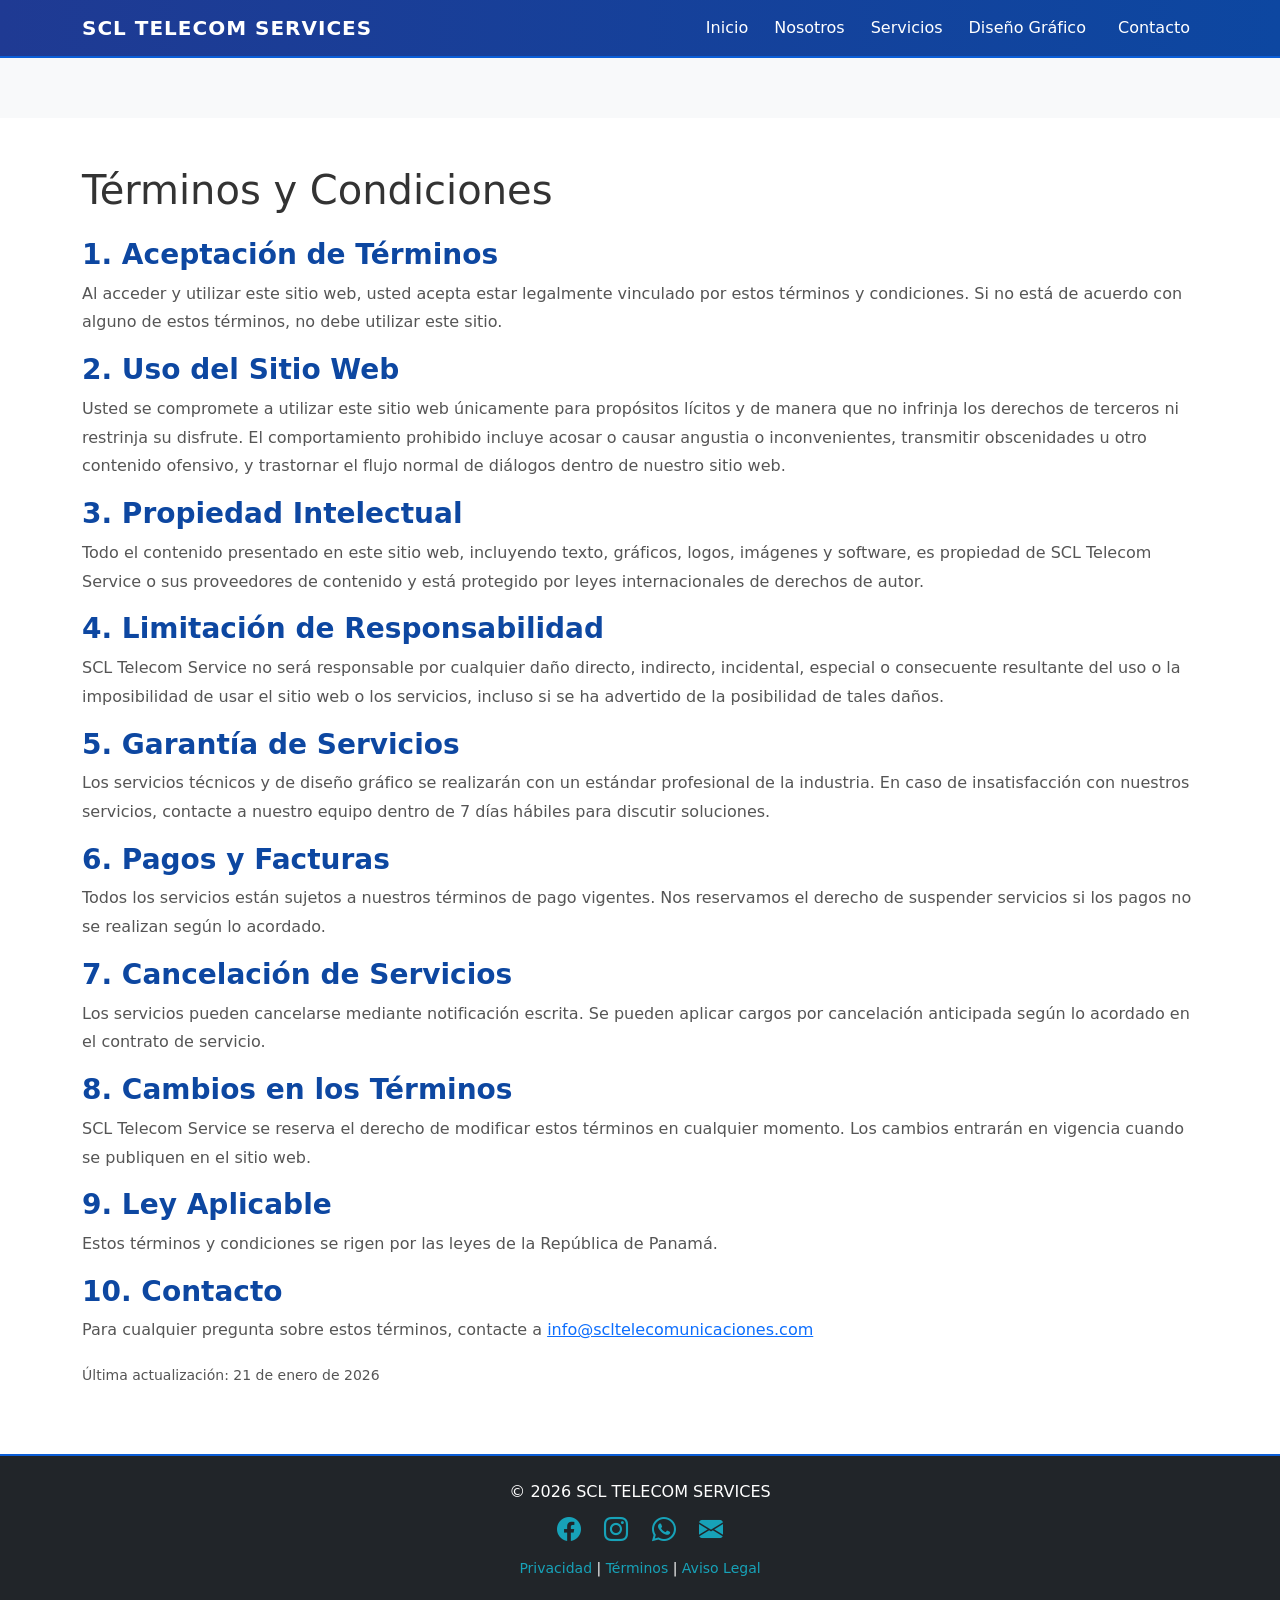
<file: aviso-legal.html>
<!DOCTYPE html>
<html lang="es">
<head>
    <meta charset="UTF-8">
    <meta name="viewport" content="width=device-width, initial-scale=1.0">
    <title>Términos y Condiciones | SCL Telecom Service</title>
    <link href="https://cdn.jsdelivr.net/npm/bootstrap@5.3.2/dist/css/bootstrap.min.css" rel="stylesheet">
    <link href="https://cdn.jsdelivr.net/npm/bootstrap-icons/font/bootstrap-icons.css" rel="stylesheet">
    <link rel="stylesheet" href="css/style.css">
</head>
<body>

<!-- NAVBAR -->
<nav class="navbar navbar-expand-lg navbar-dark fixed-top">
    <div class="container">
        <a class="navbar-brand fw-bold" href="index.php">SCL TELECOM SERVICES</a>
        <button class="navbar-toggler" data-bs-toggle="collapse" data-bs-target="#menu">
            <span class="navbar-toggler-icon"></span>
        </button>
        <div class="collapse navbar-collapse" id="menu">
            <ul class="navbar-nav ms-auto">
                <li class="nav-item"><a class="nav-link" href="index.php">Inicio</a></li>
                <li class="nav-item"><a class="nav-link" href="nosotros.html">Nosotros</a></li>
                <li class="nav-item"><a class="nav-link" href="servicios.html">Servicios</a></li>
                <li class="nav-item"><a class="nav-link" href="diseno-grafico.html">Diseño Gráfico</a></li>
                <li class="nav-item">
                    <a class="nav-link btn btn-outline-info ms-lg-3" href="contacto.php">Contacto</a>
                </li>
            </ul>
        </div>
    </div>
</nav>

<!-- CONTENIDO -->
<section class="py-5 mt-5">
    <div class="container">
        <h1 class="mb-4">Términos y Condiciones</h1>
        
        <h3>1. Aceptación de Términos</h3>
        <p>Al acceder y utilizar este sitio web, usted acepta estar legalmente vinculado por estos términos y condiciones. Si no está de acuerdo con alguno de estos términos, no debe utilizar este sitio.</p>

        <h3>2. Uso del Sitio Web</h3>
        <p>Usted se compromete a utilizar este sitio web únicamente para propósitos lícitos y de manera que no infrinja los derechos de terceros ni restrinja su disfrute. El comportamiento prohibido incluye acosar o causar angustia o inconvenientes, transmitir obscenidades u otro contenido ofensivo, y trastornar el flujo normal de diálogos dentro de nuestro sitio web.</p>

        <h3>3. Propiedad Intelectual</h3>
        <p>Todo el contenido presentado en este sitio web, incluyendo texto, gráficos, logos, imágenes y software, es propiedad de SCL Telecom Service o sus proveedores de contenido y está protegido por leyes internacionales de derechos de autor.</p>

        <h3>4. Limitación de Responsabilidad</h3>
        <p>SCL Telecom Service no será responsable por cualquier daño directo, indirecto, incidental, especial o consecuente resultante del uso o la imposibilidad de usar el sitio web o los servicios, incluso si se ha advertido de la posibilidad de tales daños.</p>

        <h3>5. Garantía de Servicios</h3>
        <p>Los servicios técnicos y de diseño gráfico se realizarán con un estándar profesional de la industria. En caso de insatisfacción con nuestros servicios, contacte a nuestro equipo dentro de 7 días hábiles para discutir soluciones.</p>

        <h3>6. Pagos y Facturas</h3>
        <p>Todos los servicios están sujetos a nuestros términos de pago vigentes. Nos reservamos el derecho de suspender servicios si los pagos no se realizan según lo acordado.</p>

        <h3>7. Cancelación de Servicios</h3>
        <p>Los servicios pueden cancelarse mediante notificación escrita. Se pueden aplicar cargos por cancelación anticipada según lo acordado en el contrato de servicio.</p>

        <h3>8. Cambios en los Términos</h3>
        <p>SCL Telecom Service se reserva el derecho de modificar estos términos en cualquier momento. Los cambios entrarán en vigencia cuando se publiquen en el sitio web.</p>

        <h3>9. Ley Aplicable</h3>
        <p>Estos términos y condiciones se rigen por las leyes de la República de Panamá.</p>

        <h3>10. Contacto</h3>
        <p>Para cualquier pregunta sobre estos términos, contacte a <a href="mailto:info@scltelecomunicaciones.com">info@scltelecomunicaciones.com</a></p>

        <p><small>Última actualización: 21 de enero de 2026</small></p>
    </div>
</section>

<!-- FOOTER -->
<footer class="text-center py-4">
    <p class="mb-2">© 2026 SCL TELECOM SERVICES</p>
    <div class="social-icons mb-2">
        <a href="https://www.facebook.com/scltelecomunicaciones" target="_blank" aria-label="Facebook">
            <i class="bi bi-facebook"></i>
        </a>
        <a href="https://www.instagram.com/alci_lopez_?igsh=aGkzNTE1emU4dzk=" target="_blank" aria-label="Instagram">
            <i class="bi bi-instagram"></i>
        </a>
        <a href="https://wa.me/5077589716" target="_blank" aria-label="WhatsApp">
            <i class="bi bi-whatsapp"></i>
        </a>
        <a href="mailto:info@scltelecomunicaciones.com" aria-label="Correo">
            <i class="bi bi-envelope-fill"></i>
        </a>
    </div>
    <small>
        <a href="privacidad.html">Privacidad</a> |
        <a href="terminos.html">Términos</a> |
        <a href="aviso-legal.html">Aviso Legal</a>
    </small>
</footer>

<script src="https://cdn.jsdelivr.net/npm/bootstrap@5.3.2/dist/js/bootstrap.bundle.min.js"></script>
<script src="js/main.js"></script>
</body>
</html>
</file>
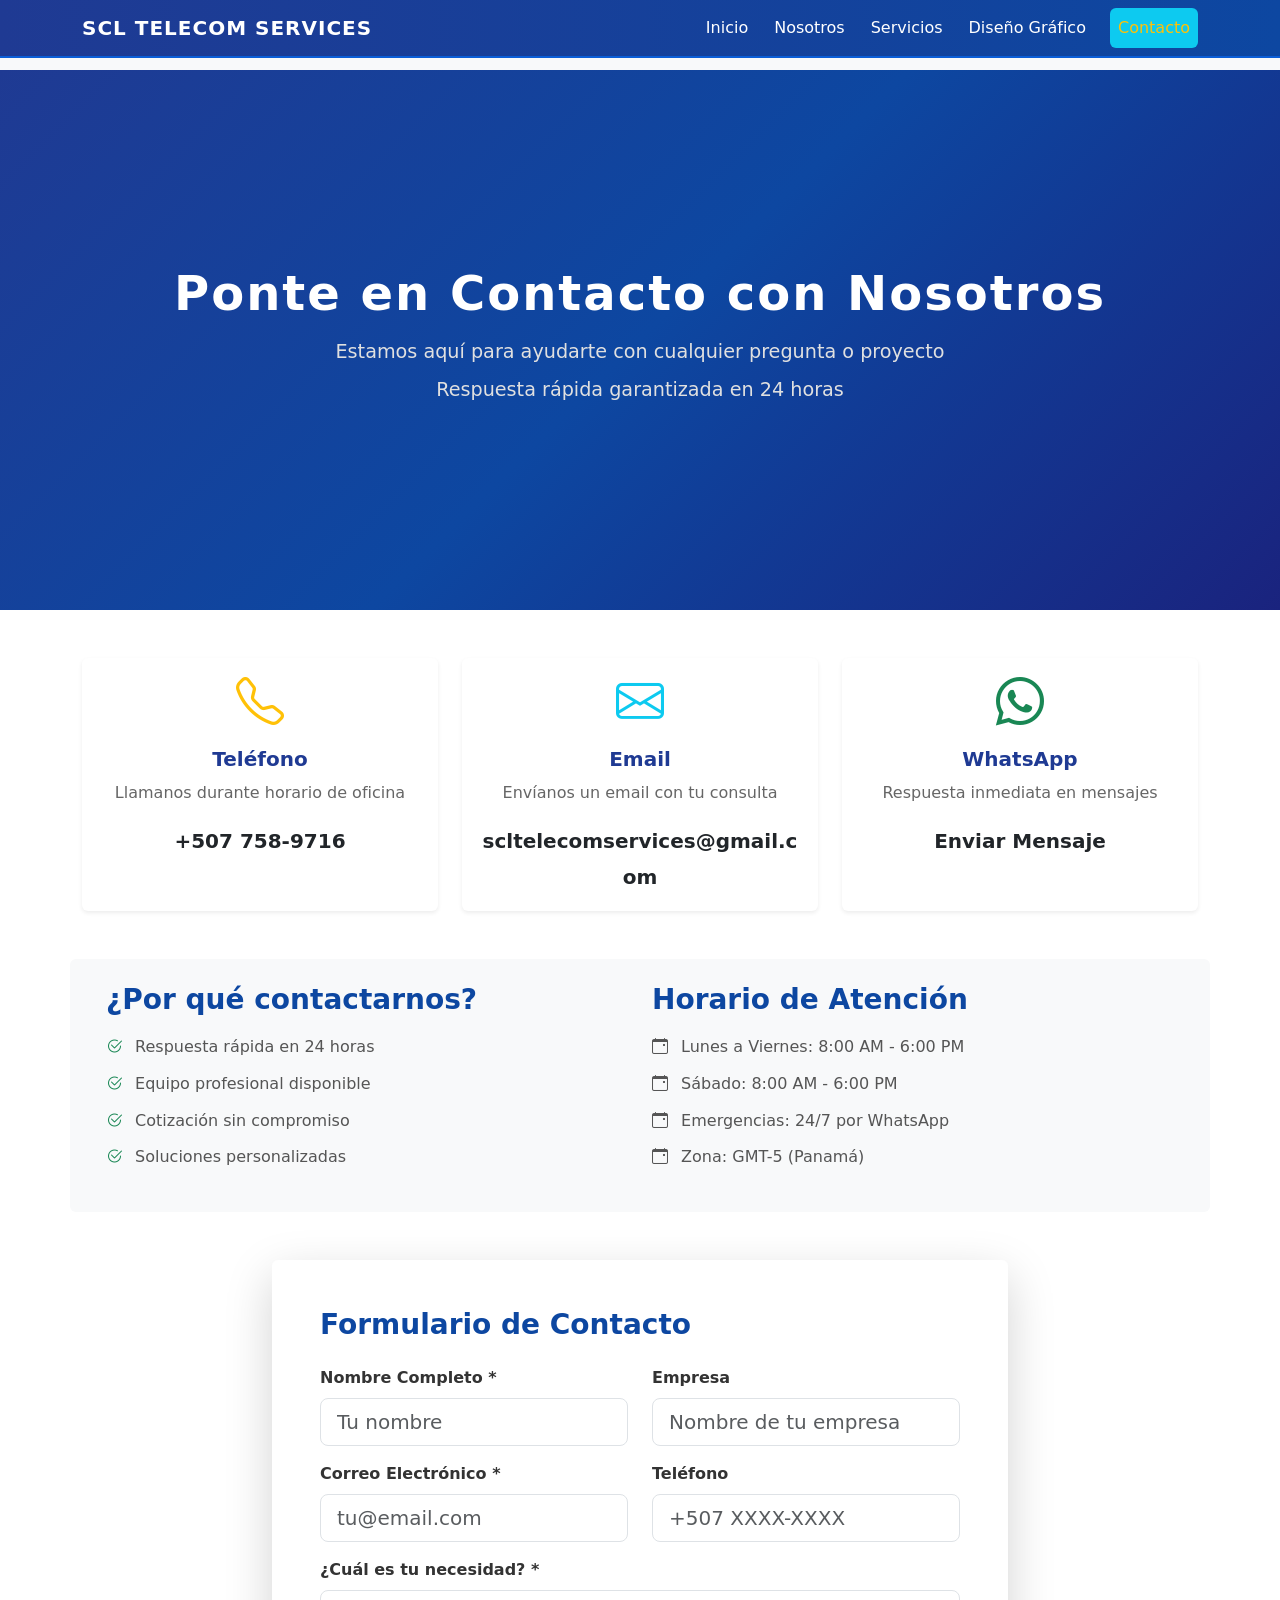
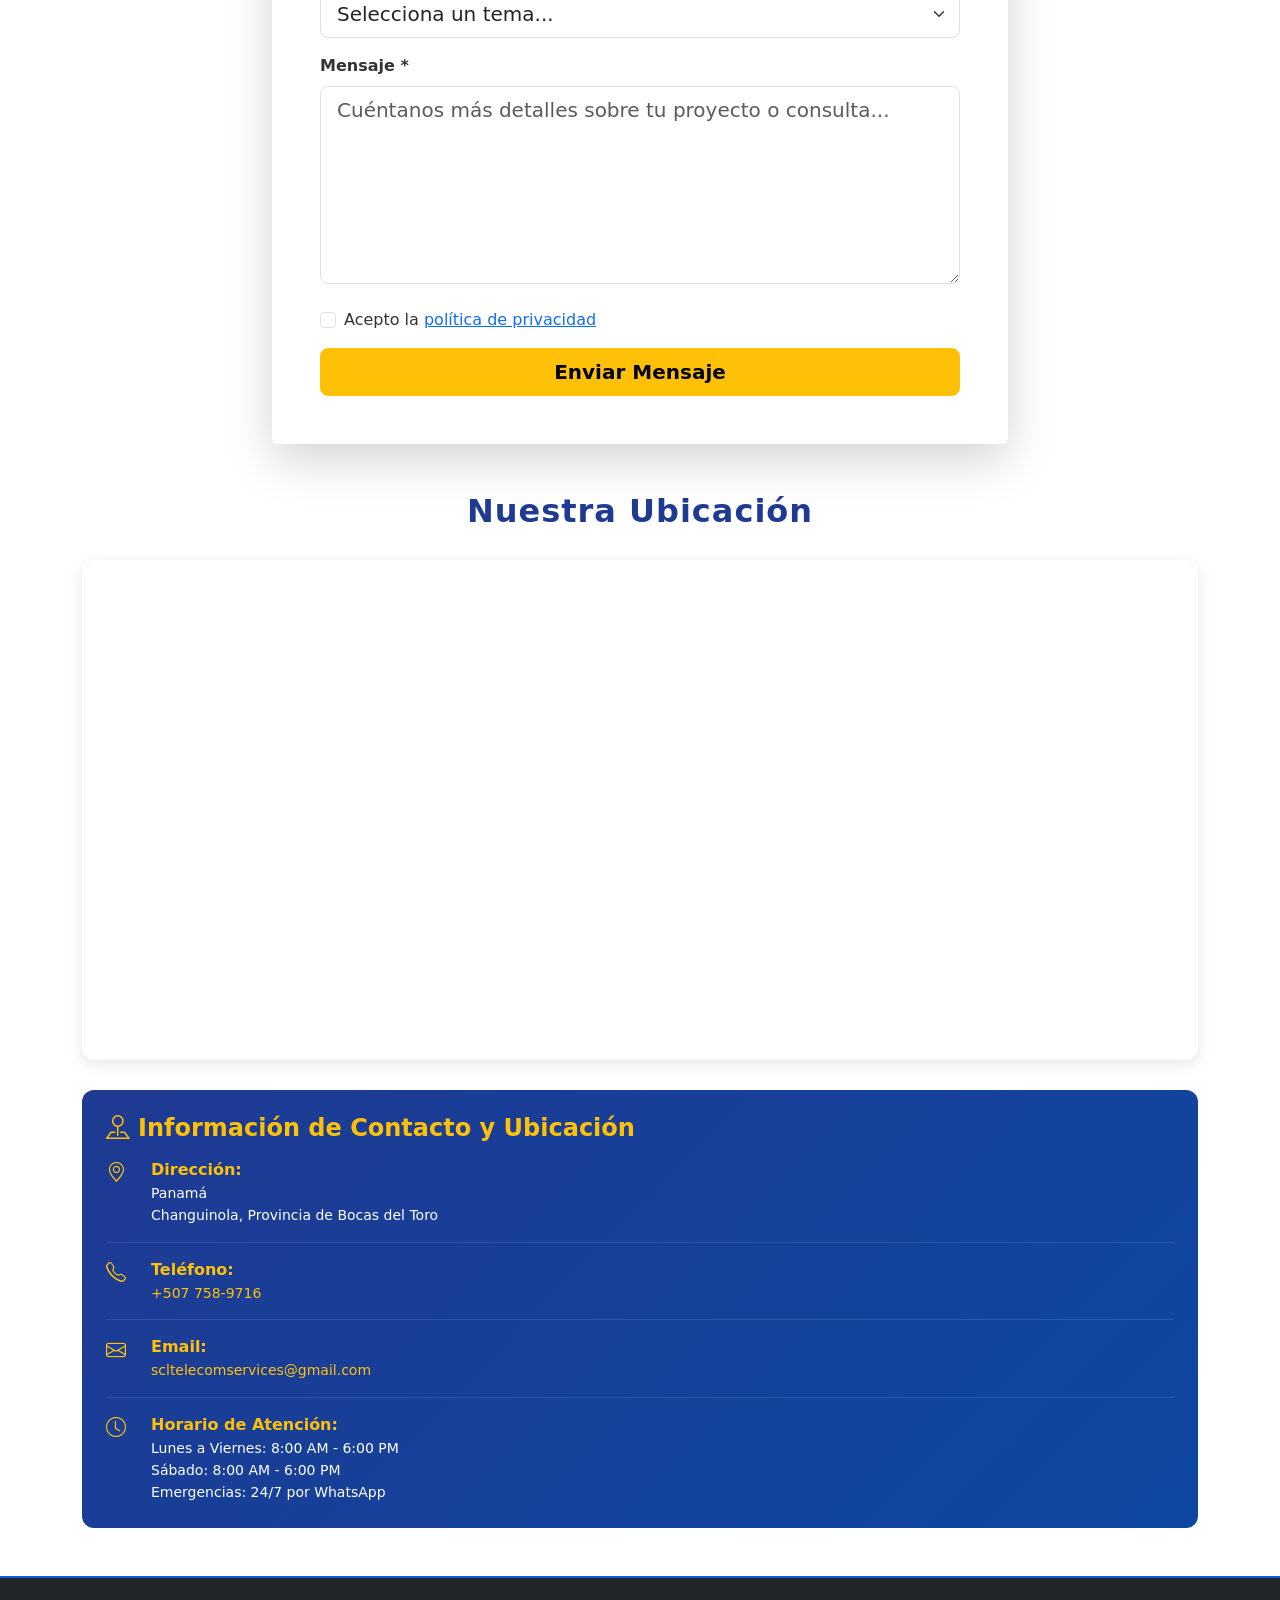
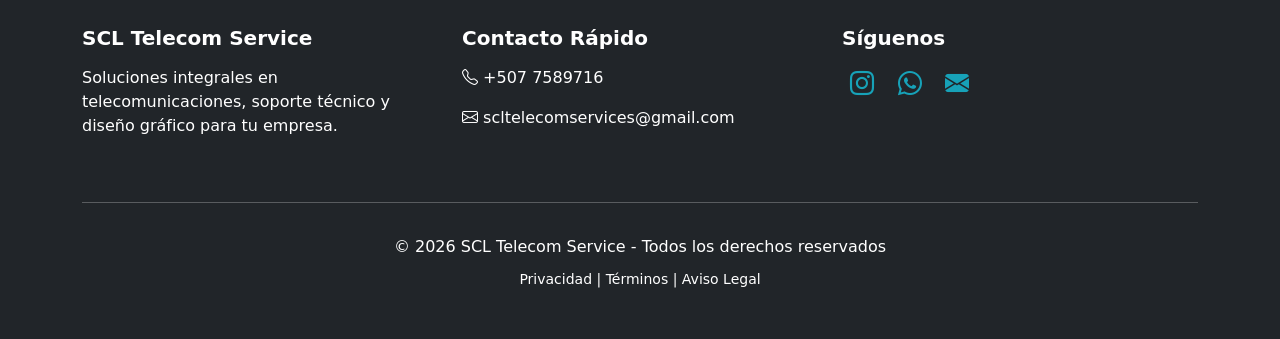
<file: contacto.html>
<!DOCTYPE html>
<html lang="es">
<head>
    <meta charset="UTF-8">
    <meta name="viewport" content="width=device-width, initial-scale=1.0">
    <title>Contacto | SCL TELECOM SERVICES</title>
    <meta name="description" content="Ponte en contacto con nosotros para solicitar información o cotización.">
    <link href="https://cdn.jsdelivr.net/npm/bootstrap@5.3.2/dist/css/bootstrap.min.css" rel="stylesheet">
    <link href="https://cdn.jsdelivr.net/npm/bootstrap-icons/font/bootstrap-icons.css" rel="stylesheet">
    <link rel="stylesheet" href="css/style.css">
</head>
<body>

<!-- NAVBAR -->
<nav class="navbar navbar-expand-lg navbar-dark fixed-top">
    <div class="container">
        <a class="navbar-brand fw-bold" href="index.html">SCL TELECOM SERVICES</a>
        <button class="navbar-toggler" data-bs-toggle="collapse" data-bs-target="#menu">
            <span class="navbar-toggler-icon"></span>
        </button>
        <div class="collapse navbar-collapse" id="menu">
            <ul class="navbar-nav ms-auto">
                <li class="nav-item"><a class="nav-link" href="index.html">Inicio</a></li>
                <li class="nav-item"><a class="nav-link" href="nosotros.html">Nosotros</a></li>
                <li class="nav-item"><a class="nav-link" href="servicios.html">Servicios</a></li>
                <li class="nav-item"><a class="nav-link" href="diseno-grafico.html">Diseño Gráfico</a></li>
                <li class="nav-item">
                    <a class="nav-link btn btn-outline-info ms-lg-3 active" href="contacto.html">Contacto</a>
                </li>
            </ul>
        </div>
    </div>
</nav>

<!-- HERO -->
<header class="hero">
    <div class="container text-center">
        <h1 class="reveal">Ponte en Contacto con Nosotros</h1>
        <p class="reveal delay-1 lead">
            Estamos aquí para ayudarte con cualquier pregunta o proyecto
        </p>
        <p class="reveal delay-2">
            Respuesta rápida garantizada en 24 horas
        </p>
    </div>
</header>

<!-- CONTACTO -->
<section class="py-5">
    <div class="container">
        <div class="row g-4 mb-5">
            <div class="col-md-4 reveal">
                <div class="card text-center h-100 border-0 shadow-sm">
                    <div class="card-body">
                        <i class="bi bi-telephone display-5 text-warning mb-3"></i>
                        <h5 class="card-title fw-bold">Teléfono</h5>
                        <p class="card-text">Llamanos durante horario de oficina</p>
                        <p class="lead mb-0">
                            <a href="tel:+5077589716" class="text-decoration-none text-dark fw-bold">+507 758-9716</a>
                        </p>
                    </div>
                </div>
            </div>

            <div class="col-md-4 reveal delay-1">
                <div class="card text-center h-100 border-0 shadow-sm">
                    <div class="card-body">
                        <i class="bi bi-envelope display-5 text-info mb-3"></i>
                        <h5 class="card-title fw-bold">Email</h5>
                        <p class="card-text">Envíanos un email con tu consulta</p>
                        <p class="lead mb-0">
                            <a href="mailto:scltelecomservices@gmail.com" class="text-decoration-none text-dark fw-bold">scltelecomservices@gmail.com</a>
                        </p>
                    </div>
                </div>
            </div>

            <div class="col-md-4 reveal delay-2">
                <div class="card text-center h-100 border-0 shadow-sm">
                    <div class="card-body">
                        <i class="bi bi-whatsapp display-5 text-success mb-3"></i>
                        <h5 class="card-title fw-bold">WhatsApp</h5>
                        <p class="card-text">Respuesta inmediata en mensajes</p>
                        <p class="lead mb-0">
                            <a href="https://wa.me/5077589716" target="_blank" class="text-decoration-none text-dark fw-bold">Enviar Mensaje</a>
                        </p>
                    </div>
                </div>
            </div>
        </div>

        <!-- VENTAJAS DE CONTACTARNOS -->
        <div class="row bg-light p-4 rounded mb-5 reveal">
            <div class="col-md-6">
                <h3 class="mb-3 fw-bold">¿Por qué contactarnos?</h3>
                <ul class="list-unstyled">
                    <li class="mb-2"><i class="bi bi-check2-circle text-success me-2"></i> Respuesta rápida en 24 horas</li>
                    <li class="mb-2"><i class="bi bi-check2-circle text-success me-2"></i> Equipo profesional disponible</li>
                    <li class="mb-2"><i class="bi bi-check2-circle text-success me-2"></i> Cotización sin compromiso</li>
                    <li class="mb-2"><i class="bi bi-check2-circle text-success me-2"></i> Soluciones personalizadas</li>
                </ul>
            </div>
            <div class="col-md-6">
                <h3 class="mb-3 fw-bold">Horario de Atención</h3>
                <ul class="list-unstyled">
                    <li class="mb-2"><i class="bi bi-calendar-event me-2"></i> Lunes a Viernes: 8:00 AM - 6:00 PM</li>
                    <li class="mb-2"><i class="bi bi-calendar-event me-2"></i> Sábado: 8:00 AM - 6:00 PM</li>
                    <li class="mb-2"><i class="bi bi-calendar-event me-2"></i> Emergencias: 24/7 por WhatsApp</li>
                    <li class="mb-2"><i class="bi bi-calendar-event me-2"></i> Zona: GMT-5 (Panamá)</li>
                </ul>
            </div>
        </div>

        <div class="row mt-5">
            <div class="col-md-8 mx-auto reveal">
                <div class="card border-0 shadow-lg">
                    <div class="card-body p-5">
                        <h3 class="mb-4 fw-bold">Formulario de Contacto</h3>
                        <form>
                            <div class="row">
                                <div class="col-md-6 mb-3">
                                    <label for="nombre" class="form-label fw-bold">Nombre Completo *</label>
                                    <input type="text" class="form-control form-control-lg" id="nombre" placeholder="Tu nombre" required>
                                </div>
                                <div class="col-md-6 mb-3">
                                    <label for="empresa" class="form-label fw-bold">Empresa</label>
                                    <input type="text" class="form-control form-control-lg" id="empresa" placeholder="Nombre de tu empresa">
                                </div>
                            </div>
                            <div class="row">
                                <div class="col-md-6 mb-3">
                                    <label for="email" class="form-label fw-bold">Correo Electrónico *</label>
                                    <input type="email" class="form-control form-control-lg" id="email" placeholder="tu@email.com" required>
                                </div>
                                <div class="col-md-6 mb-3">
                                    <label for="telefono" class="form-label fw-bold">Teléfono</label>
                                    <input type="tel" class="form-control form-control-lg" id="telefono" placeholder="+507 XXXX-XXXX">
                                </div>
                            </div>
                            <div class="mb-3">
                                <label for="asunto" class="form-label fw-bold">¿Cuál es tu necesidad? *</label>
                                <select class="form-select form-select-lg" id="asunto" required>
                                    <option value="">Selecciona un tema...</option>
                                    <option value="soporte-tecnico">Soporte Técnico</option>
                                    <option value="redes-fibra">Redes y Fibra Óptica</option>
                                    <option value="diseño-grafico">Diseño Gráfico</option>
                                    <option value="consultor-it">Consultoría IT</option>
                                    <option value="cotizacion">Solicitar Cotización</option>
                                    <option value="otro">Otro</option>
                                </select>
                            </div>
                            <div class="mb-4">
                                <label for="mensaje" class="form-label fw-bold">Mensaje *</label>
                                <textarea class="form-control form-control-lg" id="mensaje" rows="6" placeholder="Cuéntanos más detalles sobre tu proyecto o consulta..." required></textarea>
                            </div>
                            <div class="mb-3">
                                <div class="form-check">
                                    <input class="form-check-input" type="checkbox" id="privacidad" required>
                                    <label class="form-check-label" for="privacidad">
                                        Acepto la <a href="privacidad.html" target="_blank">política de privacidad</a>
                                    </label>
                                </div>
                            </div>
                            <button type="submit" class="btn btn-warning btn-lg w-100 fw-bold">
                                Enviar Mensaje
                            </button>
                        </form>
                    </div>
                </div>
            </div>
        </div>

        <!-- MAPA Y UBICACIÓN -->
        <div class="row mt-5 reveal">
            <div class="col-12">
                <h2 class="text-center mb-4 fw-bold">Nuestra Ubicación</h2>
                
                <!-- MAPA DE GOOGLE -->
                <div class="maps-container">
                   <iframe src="https://www.google.com/maps/embed?pb=!1m18!1m12!1m3!1d3935.6084761329334!2d-82.52345110321045!3d9.455687500000005!2m3!1f0!2f0!3f0!3m2!1i1024!2i768!4f13.1!3m3!1m2!1s0x8fa615780a465fe9%3A0x706b0fbb167eac1c!2sSCLTELECOM!5e0!3m2!1ses!2spa!4v1769024432467!5m2!1ses!2spa" width="600" height="450" style="border:0;" allowfullscreen="" loading="lazy" referrerpolicy="no-referrer-when-downgrade"></iframe>
                </div>

                <!-- INFORMACIÓN DE UBICACIÓN -->
                <div class="maps-info-box">
                    <h4><i class="bi bi-pin-map me-2"></i>Información de Contacto y Ubicación</h4>
                    
                    <div class="maps-info-item">
                        <i class="bi bi-geo-alt"></i>
                        <div>
                            <strong>Dirección:</strong>
                            <p>Panamá<br>Changuinola, Provincia de Bocas del Toro</p>
                        </div>
                    </div>

                    <div class="maps-info-item">
                        <i class="bi bi-telephone"></i>
                        <div>
                            <strong>Teléfono:</strong>
                            <p><a href="tel:+5077589716" style="color: #ffc107; text-decoration: none;">+507 758-9716</a></p>
                        </div>
                    </div>

                    <div class="maps-info-item">
                        <i class="bi bi-envelope"></i>
                        <div>
                            <strong>Email:</strong>
                            <p><a href="mailto:scltelecomservices@gmail.com" style="color: #ffc107; text-decoration: none;">scltelecomservices@gmail.com</a></p>
                        </div>
                    </div>

                    <div class="maps-info-item">
                        <i class="bi bi-clock"></i>
                        <div>
                            <strong>Horario de Atención:</strong>
                            <p>Lunes a Viernes: 8:00 AM - 6:00 PM<br>Sábado: 8:00 AM - 6:00 PM<br>Emergencias: 24/7 por WhatsApp</p>
                        </div>
                    </div>
                </div>
            </div>
        </div>
    </div>
</section>

<!-- FOOTER -->
<footer class="bg-dark text-white py-5">
    <div class="container">
        <div class="row mb-4">
            <div class="col-md-4 mb-4">
                <h5 class="fw-bold mb-3">SCL Telecom Service</h5>
                <p>Soluciones integrales en telecomunicaciones, soporte técnico y diseño gráfico para tu empresa.</p>
            </div>
            <div class="col-md-4 mb-4">
                <h5 class="fw-bold mb-3">Contacto Rápido</h5>
                <p><i class="bi bi-telephone"></i> <a href="tel:+5077589716" class="text-white text-decoration-none">+507 7589716</a></p>
                <p><i class="bi bi-envelope"></i> <a href="mailto:scltelecomservices@gmail.com" class="text-white text-decoration-none">scltelecomservices@gmail.com</a></p>
            </div>
            <div class="col-md-4 mb-4">
                <h5 class="fw-bold mb-3">Síguenos</h5>
                <div class="social-icons mb-2">
                    <a href="https://www.instagram.com/alci_lopez_?igsh=aGkzNTE1emU4dzk=" target="_blank" aria-label="Instagram">
                        <i class="bi bi-instagram"></i>
                    </a>
                    <a href="https://wa.me/5077589716" target="_blank" aria-label="WhatsApp">
                        <i class="bi bi-whatsapp"></i>
                    </a>
                    <a href="mailto:scltelecomservices@gmail.com" aria-label="Correo">
                        <i class="bi bi-envelope-fill"></i>
                    </a>
                </div>
            </div>
        </div>
        <hr class="bg-secondary">
        <div class="text-center pt-3">
            <p class="mb-2">© 2026 SCL Telecom Service - Todos los derechos reservados</p>
            <small>
                <a href="privacidad.html" class="text-white text-decoration-none">Privacidad</a> |
                <a href="terminos.html" class="text-white text-decoration-none">Términos</a> |
                <a href="aviso-legal.html" class="text-white text-decoration-none">Aviso Legal</a>
            </small>
        </div>
    </div>
</footer>

<script src="https://cdn.jsdelivr.net/npm/bootstrap@5.3.2/dist/js/bootstrap.bundle.min.js"></script>
<script src="js/main.js"></script>
</body>
</html>
</file>
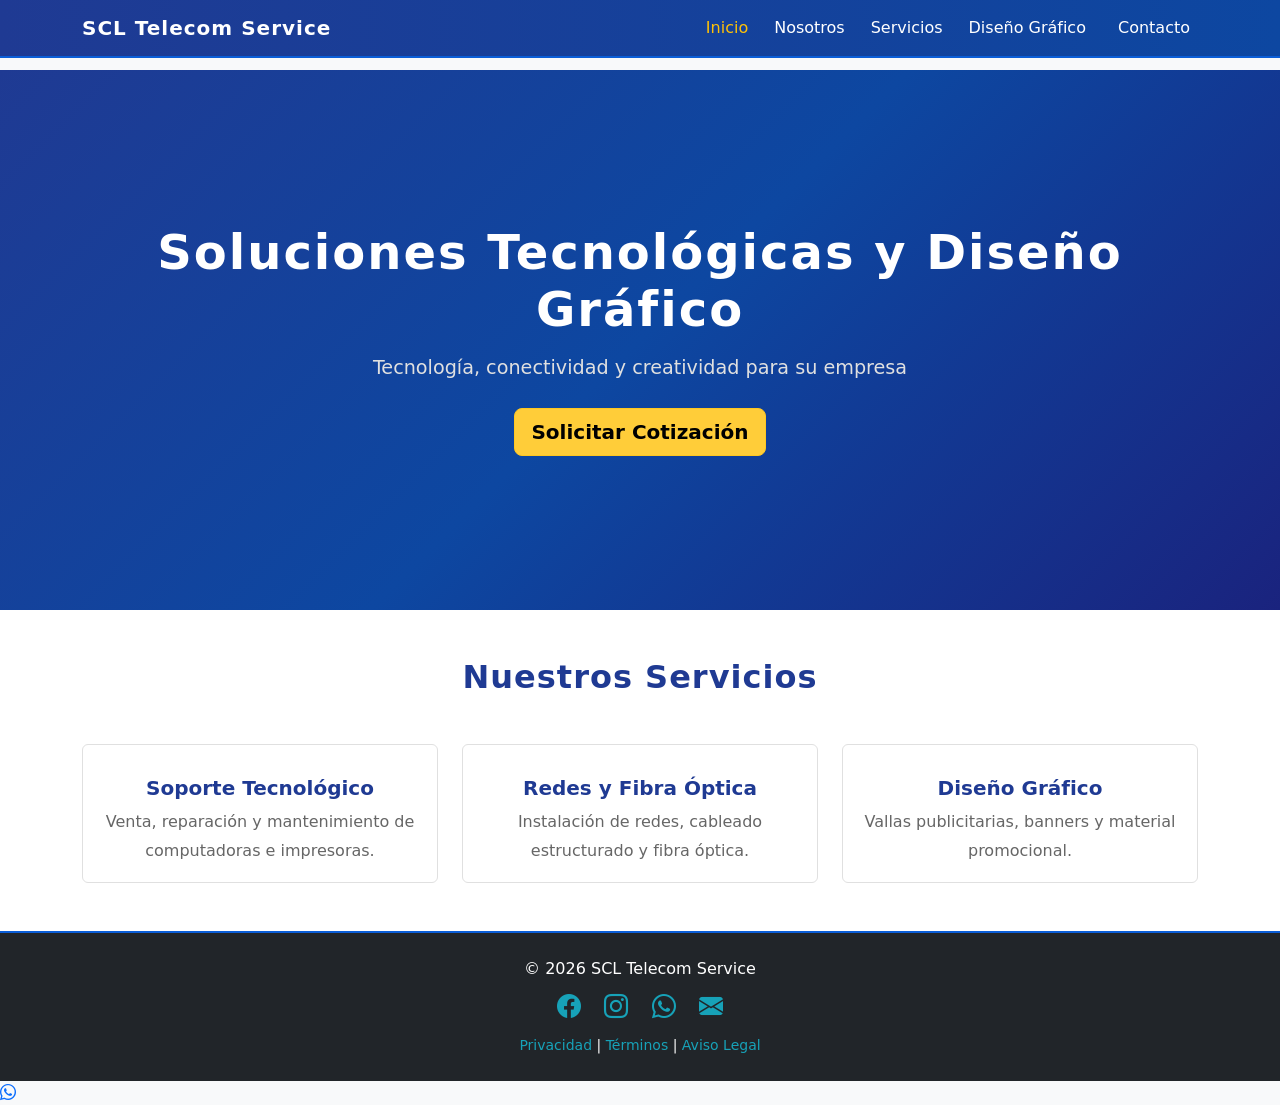
<file: idex.html>
<!DOCTYPE html>
<html lang="es">
<head>
    <meta charset="UTF-8">
    <meta name="viewport" content="width=device-width, initial-scale=1.0">

    <title>SCL Telecom Service | Soluciones Tecnológicas y Diseño Gráfico</title>
    <meta name="description" content="Venta, mantenimiento de equipos, redes de fibra óptica y diseño gráfico profesional.">

    <!-- BOOTSTRAP CSS -->
    <link href="https://cdn.jsdelivr.net/npm/bootstrap@5.3.2/dist/css/bootstrap.min.css" rel="stylesheet">

    <!-- BOOTSTRAP ICONS -->
    <link href="https://cdn.jsdelivr.net/npm/bootstrap-icons/font/bootstrap-icons.css" rel="stylesheet">

    <!-- CSS PERSONALIZADO -->
    <link rel="stylesheet" href="css/style.css">
</head>
<body>

<!-- NAVBAR -->
<nav class="navbar navbar-expand-lg navbar-dark fixed-top">
    <div class="container">
        <a class="navbar-brand fw-bold" href="index.html">SCL Telecom Service</a>

        <button class="navbar-toggler" data-bs-toggle="collapse" data-bs-target="#menu">
            <span class="navbar-toggler-icon"></span>
        </button>

        <div class="collapse navbar-collapse" id="menu">
            <ul class="navbar-nav ms-auto">
                <li class="nav-item"><a class="nav-link active" href="index.html">Inicio</a></li>
                <li class="nav-item"><a class="nav-link" href="nosotros.html">Nosotros</a></li>
                <li class="nav-item"><a class="nav-link" href="servicios.html">Servicios</a></li>
                <li class="nav-item"><a class="nav-link" href="diseno-grafico.html">Diseño Gráfico</a></li>
                <li class="nav-item">
                    <a class="nav-link btn btn-outline-info ms-lg-3" href="contacto.html">Contacto</a>
                </li>
            </ul>
        </div>
    </div>
</nav>

<!-- HERO -->
<header class="hero">
    <div class="container text-center">
        <h1 class="reveal">Soluciones Tecnológicas y Diseño Gráfico</h1>
        <p class="reveal delay-1">
            Tecnología, conectividad y creatividad para su empresa
        </p>
        <a href="contacto.html" class="btn btn-warning btn-lg mt-3 reveal delay-2">
            Solicitar Cotización
        </a>
    </div>
</header>

<!-- SERVICIOS -->
<section class="py-5">
    <div class="container">
        <h2 class="text-center mb-5 reveal">Nuestros Servicios</h2>

        <div class="row g-4">

            <div class="col-md-4 reveal">
                <div class="card h-100 text-center">
                    <div class="card-body">
                        <h5 class="card-title">Soporte Tecnológico</h5>
                        <p class="card-text">
                            Venta, reparación y mantenimiento de computadoras
                            e impresoras.
                        </p>
                    </div>
                </div>
            </div>

            <div class="col-md-4 reveal delay-1">
                <div class="card h-100 text-center">
                    <div class="card-body">
                        <h5 class="card-title">Redes y Fibra Óptica</h5>
                        <p class="card-text">
                            Instalación de redes, cableado estructurado
                            y fibra óptica.
                        </p>
                    </div>
                </div>
            </div>

            <div class="col-md-4 reveal delay-2">
                <div class="card h-100 text-center">
                    <div class="card-body">
                        <h5 class="card-title">Diseño Gráfico</h5>
                        <p class="card-text">
                            Vallas publicitarias, banners y material promocional.
                        </p>
                    </div>
                </div>
            </div>

        </div>
    </div>
</section>

<!-- FOOTER CON REDES -->
<footer class="text-center py-4">
    <p class="mb-2">© 2026 SCL Telecom Service</p>

    <div class="social-icons mb-2">
        <a href="https://www.facebook.com/TU_USUARIO" target="_blank" aria-label="Facebook">
            <i class="bi bi-facebook"></i>
        </a>
        <a href="https://www.instagram.com/TU_USUARIO" target="_blank" aria-label="Instagram">
            <i class="bi bi-instagram"></i>
        </a>
        <a href="https://wa.me/507XXXXXXXX" target="_blank" aria-label="WhatsApp">
            <i class="bi bi-whatsapp"></i>
        </a>
        <a href="mailto:correo@tudominio.com" aria-label="Correo">
            <i class="bi bi-envelope-fill"></i>
        </a>
    </div>

    <small>
        <a href="docs/privacidad.html">Privacidad</a> |
        <a href="docs/terminos.html">Términos</a> |
        <a href="docs/aviso-legal.html">Aviso Legal</a>
    </small>
</footer>

<!-- BOTÓN FLOTANTE WHATSAPP -->
<a href="https://wa.me/507XXXXXXXX"
   class="whatsapp-float"
   target="_blank"
   aria-label="WhatsApp">
   <i class="bi bi-whatsapp"></i>
</a>

<!-- BOOTSTRAP JS -->
<script src="https://cdn.jsdelivr.net/npm/bootstrap@5.3.2/dist/js/bootstrap.bundle.min.js"></script>

<!-- JS PERSONALIZADO -->
<script src="js/main.js"></script>

</body>
</html>
</file>
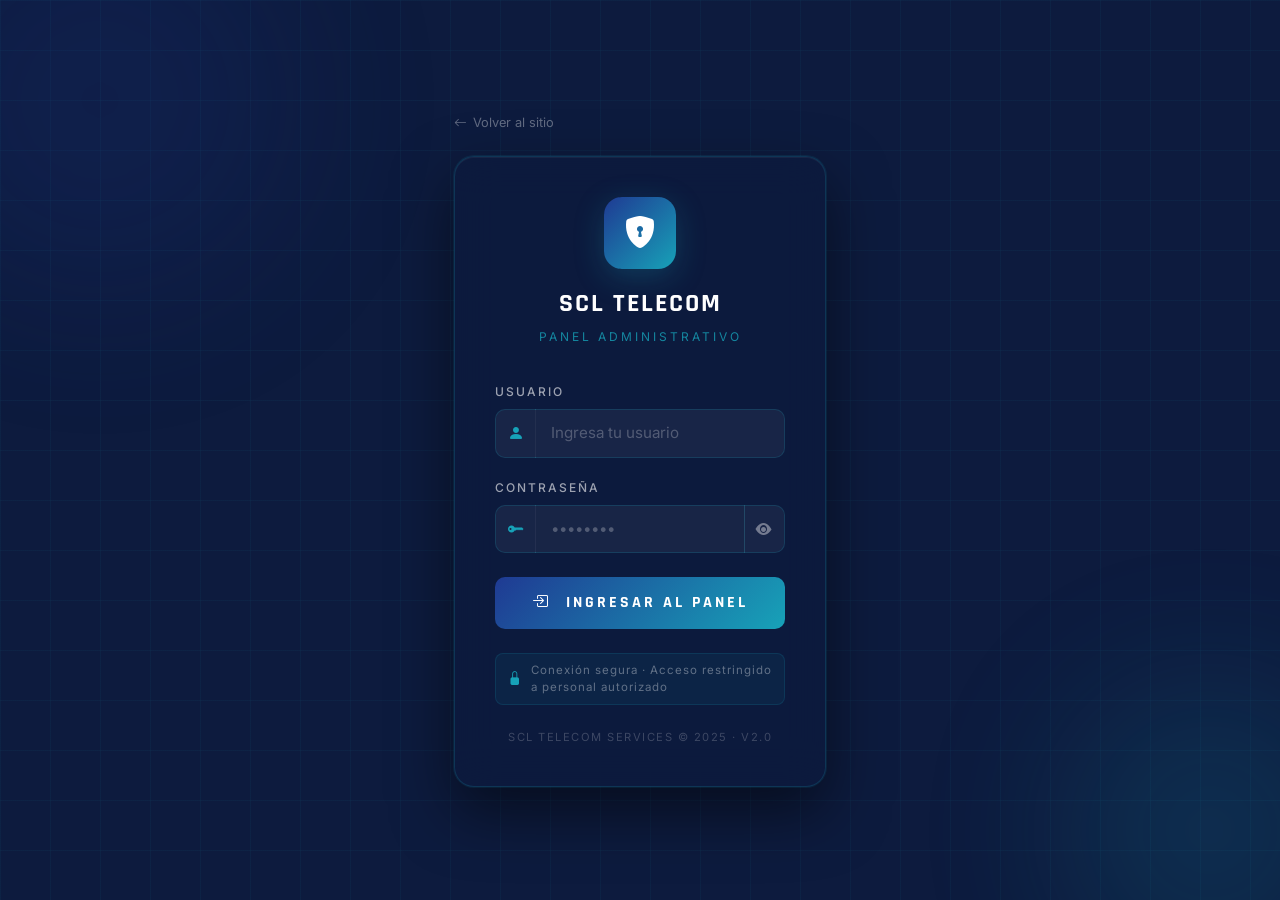
<file: login.html>
<!DOCTYPE html>
<html lang="es">
<head>
    <meta charset="UTF-8">
    <meta name="viewport" content="width=device-width, initial-scale=1.0">
    <title>Acceso Administrativo | SCL TELECOM SERVICES</title>
    <link href="https://cdn.jsdelivr.net/npm/bootstrap@5.3.2/dist/css/bootstrap.min.css" rel="stylesheet">
    <link href="https://cdn.jsdelivr.net/npm/bootstrap-icons/font/bootstrap-icons.css" rel="stylesheet">
    <link href="https://fonts.googleapis.com/css2?family=Rajdhani:wght@400;600;700&family=Inter:wght@300;400;500&display=swap" rel="stylesheet">
    <style>
        :root {
            --navy: #0d1b3e;
            --blue-mid: #1f3a93;
            --blue-bright: #0d47a1;
            --cyan: #17a2b8;
            --cyan-glow: rgba(23,162,184,0.25);
            --gold: #f0b429;
            --surface: rgba(255,255,255,0.04);
            --border: rgba(23,162,184,0.2);
        }

        * { box-sizing: border-box; margin: 0; padding: 0; }

        body {
            min-height: 100vh;
            background: var(--navy);
            font-family: 'Inter', sans-serif;
            display: flex;
            align-items: center;
            justify-content: center;
            position: relative;
            overflow: hidden;
        }

        /* Animated grid background */
        body::before {
            content: '';
            position: fixed;
            inset: 0;
            background-image:
                linear-gradient(rgba(23,162,184,0.06) 1px, transparent 1px),
                linear-gradient(90deg, rgba(23,162,184,0.06) 1px, transparent 1px);
            background-size: 50px 50px;
            animation: gridMove 20s linear infinite;
        }

        @keyframes gridMove {
            0% { transform: translate(0,0); }
            100% { transform: translate(50px, 50px); }
        }

        /* Glowing orbs */
        .orb {
            position: fixed;
            border-radius: 50%;
            filter: blur(80px);
            opacity: 0.15;
            animation: pulse 8s ease-in-out infinite;
        }
        .orb-1 {
            width: 400px; height: 400px;
            background: var(--blue-mid);
            top: -100px; left: -100px;
        }
        .orb-2 {
            width: 300px; height: 300px;
            background: var(--cyan);
            bottom: -80px; right: -80px;
            animation-delay: 4s;
        }

        @keyframes pulse {
            0%, 100% { opacity: 0.12; transform: scale(1); }
            50% { opacity: 0.22; transform: scale(1.1); }
        }

        /* Login Card */
        .login-wrapper {
            position: relative;
            z-index: 10;
            width: 100%;
            max-width: 420px;
            padding: 1.5rem;
        }

        .login-card {
            background: rgba(13, 27, 62, 0.85);
            border: 1px solid var(--border);
            border-radius: 20px;
            padding: 2.5rem;
            backdrop-filter: blur(20px);
            box-shadow:
                0 0 0 1px rgba(23,162,184,0.1),
                0 25px 60px rgba(0,0,0,0.5),
                inset 0 1px 0 rgba(255,255,255,0.05);
            animation: cardIn 0.6s cubic-bezier(0.34,1.56,0.64,1) both;
        }

        @keyframes cardIn {
            from { opacity: 0; transform: translateY(30px) scale(0.95); }
            to { opacity: 1; transform: translateY(0) scale(1); }
        }

        /* Logo */
        .login-logo {
            text-align: center;
            margin-bottom: 2rem;
        }

        .logo-icon {
            width: 72px; height: 72px;
            background: linear-gradient(135deg, var(--blue-mid), var(--cyan));
            border-radius: 18px;
            display: inline-flex;
            align-items: center;
            justify-content: center;
            font-size: 2rem;
            color: white;
            margin-bottom: 1rem;
            box-shadow: 0 8px 30px var(--cyan-glow);
        }

        .login-title {
            font-family: 'Rajdhani', sans-serif;
            font-size: 1.6rem;
            font-weight: 700;
            color: #fff;
            letter-spacing: 2px;
            text-transform: uppercase;
        }

        .login-subtitle {
            color: var(--cyan);
            font-size: 0.75rem;
            letter-spacing: 3px;
            text-transform: uppercase;
            margin-top: 0.25rem;
            opacity: 0.8;
        }

        /* Form Elements */
        .form-label {
            color: rgba(255,255,255,0.6);
            font-size: 0.75rem;
            letter-spacing: 2px;
            text-transform: uppercase;
            margin-bottom: 0.5rem;
            font-weight: 500;
        }

        .form-control {
            background: rgba(255,255,255,0.05);
            border: 1px solid var(--border);
            color: #fff;
            border-radius: 10px;
            padding: 0.75rem 1rem;
            font-size: 0.95rem;
            transition: all 0.3s ease;
        }

        .form-control:focus {
            background: rgba(23,162,184,0.08);
            border-color: var(--cyan);
            color: #fff;
            box-shadow: 0 0 0 3px rgba(23,162,184,0.15);
        }

        .form-control::placeholder { color: rgba(255,255,255,0.25); }

        .input-group-text {
            background: rgba(255,255,255,0.05);
            border: 1px solid var(--border);
            border-right: none;
            color: var(--cyan);
            border-radius: 10px 0 0 10px;
        }

        .input-group .form-control {
            border-left: none;
            border-radius: 0 10px 10px 0;
        }

        .input-group:focus-within .input-group-text {
            border-color: var(--cyan);
            background: rgba(23,162,184,0.08);
        }

        /* Toggle password */
        .toggle-pw {
            background: rgba(255,255,255,0.05);
            border: 1px solid var(--border);
            border-left: none;
            border-radius: 0 10px 10px 0 !important;
            color: rgba(255,255,255,0.4);
            cursor: pointer;
            transition: color 0.2s;
        }
        .toggle-pw:hover { color: var(--cyan); }

        /* Submit Button */
        .btn-login {
            width: 100%;
            padding: 0.85rem;
            background: linear-gradient(135deg, var(--blue-mid), var(--cyan));
            border: none;
            border-radius: 10px;
            color: #fff;
            font-family: 'Rajdhani', sans-serif;
            font-size: 1rem;
            font-weight: 700;
            letter-spacing: 3px;
            text-transform: uppercase;
            transition: all 0.3s ease;
            position: relative;
            overflow: hidden;
        }

        .btn-login::before {
            content: '';
            position: absolute;
            inset: 0;
            background: linear-gradient(135deg, var(--cyan), var(--blue-mid));
            opacity: 0;
            transition: opacity 0.3s;
        }

        .btn-login:hover::before { opacity: 1; }
        .btn-login span { position: relative; z-index: 1; }

        .btn-login:hover {
            transform: translateY(-2px);
            box-shadow: 0 8px 25px rgba(23,162,184,0.4);
        }

        .btn-login:active { transform: translateY(0); }

        /* Alert Error */
        .alert-error {
            background: rgba(220,53,69,0.12);
            border: 1px solid rgba(220,53,69,0.3);
            color: #ff6b7a;
            border-radius: 10px;
            padding: 0.75rem 1rem;
            font-size: 0.85rem;
            display: none;
            animation: shake 0.4s ease;
        }

        @keyframes shake {
            0%, 100% { transform: translateX(0); }
            20%, 60% { transform: translateX(-6px); }
            40%, 80% { transform: translateX(6px); }
        }

        /* Footer line */
        .login-footer {
            text-align: center;
            margin-top: 1.5rem;
            color: rgba(255,255,255,0.2);
            font-size: 0.7rem;
            letter-spacing: 1.5px;
            text-transform: uppercase;
        }

        /* Loading state */
        .btn-login.loading .spinner-border {
            display: inline-block;
        }
        .spinner-border { display: none; width: 1rem; height: 1rem; }

        /* Back link */
        .back-link {
            display: flex;
            align-items: center;
            gap: 0.4rem;
            color: rgba(255,255,255,0.35);
            font-size: 0.8rem;
            text-decoration: none;
            margin-bottom: 1.5rem;
            transition: color 0.2s;
            width: fit-content;
        }
        .back-link:hover { color: var(--cyan); }

        /* Security badge */
        .security-badge {
            display: flex;
            align-items: center;
            gap: 0.5rem;
            background: rgba(23,162,184,0.08);
            border: 1px solid rgba(23,162,184,0.15);
            border-radius: 8px;
            padding: 0.5rem 0.75rem;
            margin-top: 1.5rem;
            color: rgba(255,255,255,0.35);
            font-size: 0.72rem;
            letter-spacing: 1px;
        }
        .security-badge i { color: var(--cyan); font-size: 0.85rem; }
    </style>
</head>
<body>

<div class="orb orb-1"></div>
<div class="orb orb-2"></div>

<div class="login-wrapper">
    <a href="index.php" class="back-link">
        <i class="bi bi-arrow-left"></i> Volver al sitio
    </a>

    <div class="login-card">
        <div class="login-logo">
            <div class="logo-icon">
                <i class="bi bi-shield-lock-fill"></i>
            </div>
            <div class="login-title">SCL TELECOM</div>
            <div class="login-subtitle">Panel Administrativo</div>
        </div>

        <div class="alert-error" id="alertError">
            <i class="bi bi-exclamation-triangle-fill me-2"></i>
            Credenciales incorrectas. Inténtalo de nuevo.
        </div>

        <form id="loginForm" novalidate>
            <div class="mb-3">
                <label class="form-label">Usuario</label>
                <div class="input-group">
                    <span class="input-group-text"><i class="bi bi-person-fill"></i></span>
                    <input type="text" class="form-control" id="username"
                           placeholder="Ingresa tu usuario" autocomplete="username" required>
                </div>
            </div>

            <div class="mb-4">
                <label class="form-label">Contraseña</label>
                <div class="input-group">
                    <span class="input-group-text"><i class="bi bi-key-fill"></i></span>
                    <input type="password" class="form-control" id="password"
                           placeholder="••••••••" autocomplete="current-password" required>
                    <button class="btn toggle-pw" type="button" id="togglePw">
                        <i class="bi bi-eye-fill" id="eyeIcon"></i>
                    </button>
                </div>
            </div>

            <button type="submit" class="btn-login" id="loginBtn">
                <span class="btn-text">
                    <span class="spinner-border me-2" role="status"></span>
                    <i class="bi bi-box-arrow-in-right me-2"></i>
                    Ingresar al Panel
                </span>
            </button>
        </form>

        <div class="security-badge">
            <i class="bi bi-lock-fill"></i>
            Conexión segura · Acceso restringido a personal autorizado
        </div>

        <div class="login-footer">
            SCL Telecom Services © 2025 · v2.0
        </div>
</file>
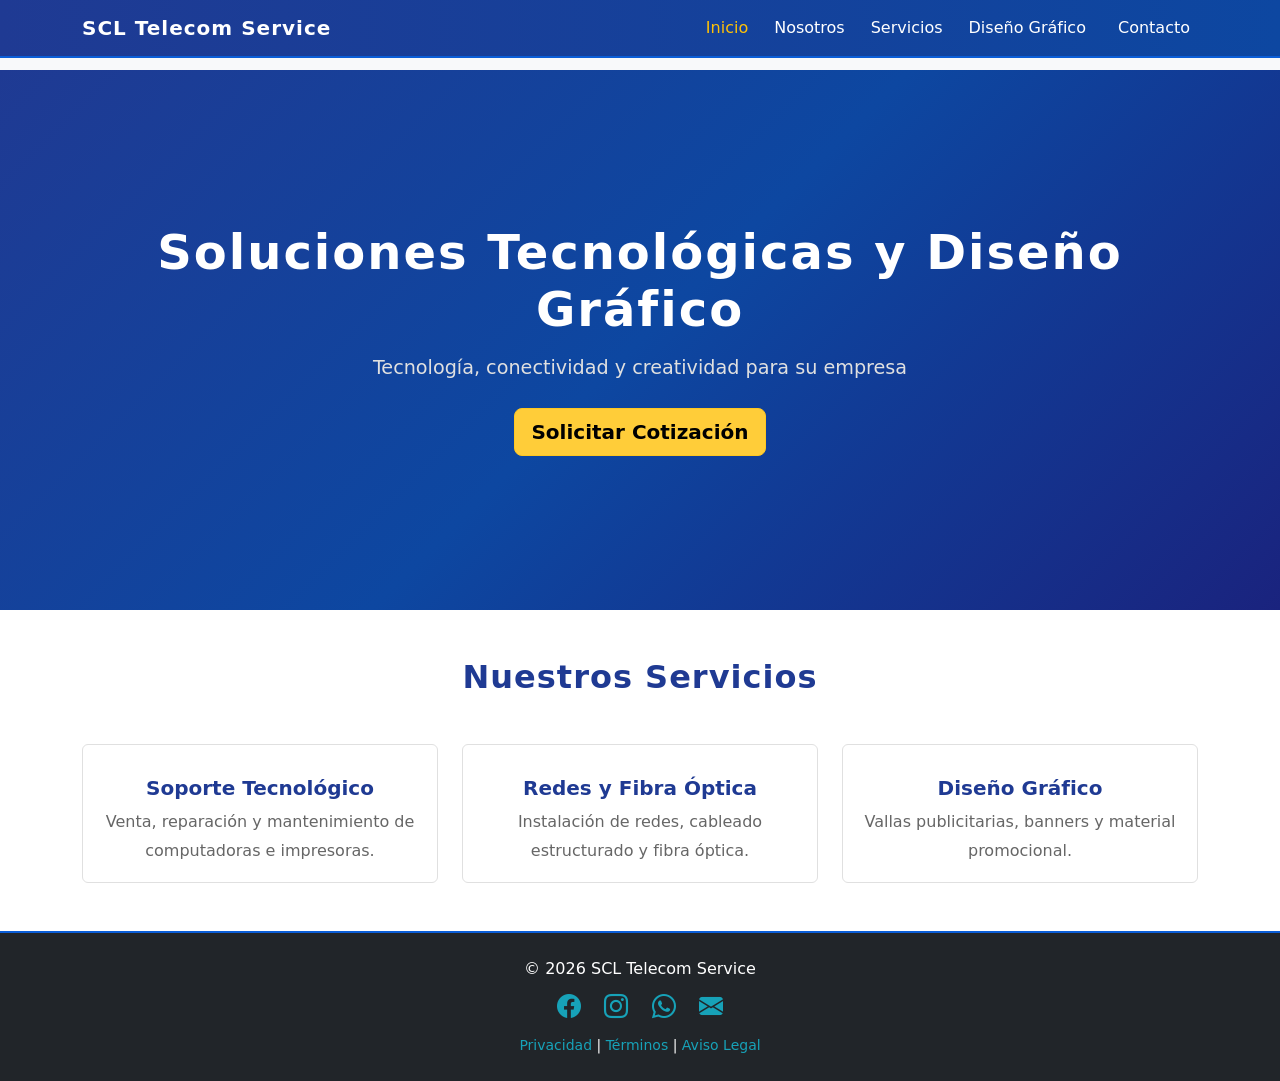
<file: mantenimiento.html>
<!DOCTYPE html>
<html lang="es">
<head>
    <meta charset="UTF-8">
    <meta name="viewport" content="width=device-width, initial-scale=1.0">

    <title>SCL Telecom Service | Soluciones Tecnológicas y Diseño Gráfico</title>
    <meta name="description" content="Venta, mantenimiento de equipos, redes de fibra óptica y diseño gráfico profesional.">

    <!-- BOOTSTRAP CSS -->
    <link href="https://cdn.jsdelivr.net/npm/bootstrap@5.3.2/dist/css/bootstrap.min.css" rel="stylesheet">

    <!-- BOOTSTRAP ICONS -->
    <link href="https://cdn.jsdelivr.net/npm/bootstrap-icons/font/bootstrap-icons.css" rel="stylesheet">

    <!-- CSS PERSONALIZADO -->
    <link rel="stylesheet" href="css/style.css">
</head>
<body>

<!-- NAVBAR -->
<nav class="navbar navbar-expand-lg navbar-dark fixed-top">
    <div class="container">
        <a class="navbar-brand fw-bold" href="index.html">SCL Telecom Service</a>

        <button class="navbar-toggler" data-bs-toggle="collapse" data-bs-target="#menu">
            <span class="navbar-toggler-icon"></span>
        </button>

        <div class="collapse navbar-collapse" id="menu">
            <ul class="navbar-nav ms-auto">
                <li class="nav-item"><a class="nav-link active" href="index.html">Inicio</a></li>
                <li class="nav-item"><a class="nav-link" href="nosotros.html">Nosotros</a></li>
                <li class="nav-item"><a class="nav-link" href="servicios.html">Servicios</a></li>
                <li class="nav-item"><a class="nav-link" href="diseno-grafico.html">Diseño Gráfico</a></li>
                <li class="nav-item">
                    <a class="nav-link btn btn-outline-info ms-lg-3" href="contacto.html">Contacto</a>
                </li>
            </ul>
        </div>
    </div>
</nav>

<!-- HERO -->
<header class="hero">
    <div class="container text-center">
        <h1 class="reveal">Soluciones Tecnológicas y Diseño Gráfico</h1>
        <p class="reveal delay-1">
            Tecnología, conectividad y creatividad para su empresa
        </p>
        <a href="contacto.html" class="btn btn-warning btn-lg mt-3 reveal delay-2">
            Solicitar Cotización
        </a>
    </div>
</header>

<!-- SERVICIOS -->
<section class="py-5">
    <div class="container">
        <h2 class="text-center mb-5 reveal">Nuestros Servicios</h2>

        <div class="row g-4">

            <div class="col-md-4 reveal">
                <div class="card h-100 text-center">
                    <div class="card-body">
                        <h5 class="card-title">Soporte Tecnológico</h5>
                        <p class="card-text">
                            Venta, reparación y mantenimiento de computadoras
                            e impresoras.
                        </p>
                    </div>
                </div>
            </div>

            <div class="col-md-4 reveal delay-1">
                <div class="card h-100 text-center">
                    <div class="card-body">
                        <h5 class="card-title">Redes y Fibra Óptica</h5>
                        <p class="card-text">
                            Instalación de redes, cableado estructurado
                            y fibra óptica.
                        </p>
                    </div>
                </div>
            </div>

            <div class="col-md-4 reveal delay-2">
                <div class="card h-100 text-center">
                    <div class="card-body">
                        <h5 class="card-title">Diseño Gráfico</h5>
                        <p class="card-text">
                            Vallas publicitarias, banners y material promocional.
                        </p>
                    </div>
                </div>
            </div>

        </div>
    </div>
</section>

<!-- FOOTER CON REDES -->
<footer class="text-center py-4">
    <p class="mb-2">© 2026 SCL Telecom Service</p>

    <div class="social-icons mb-2">
        <a href="https://www.facebook.com/TU_USUARIO" target="_blank" aria-label="Facebook">
            <i class="bi bi-facebook"></i>
        </a>
        <a href="https://www.instagram.com/TU_USUARIO" target="_blank" aria-label="Instagram">
            <i class="bi bi-instagram"></i>
        </a>
        <a href="https://wa.me/507XXXXXXXX" target="_blank" aria-label="WhatsApp">
            <i class="bi bi-whatsapp"></i>
        </a>
        <a href="mailto:correo@tudominio.com" aria-label="Correo">
            <i class="bi bi-envelope-fill"></i>
        </a>
    </div>

    <small>
        <a href="docs/privacidad.html">Privacidad</a> |
        <a href="docs/terminos.html">Términos</a> |
        <a href="docs/aviso-legal.html">Aviso Legal</a>
    </small>
</footer>



<!-- BOOTSTRAP JS -->
<script src="https://cdn.jsdelivr.net/npm/bootstrap@5.3.2/dist/js/bootstrap.bundle.min.js"></script>

<!-- JS PERSONALIZADO -->
<script src="js/main.js"></script>

</body>
</html>
</file>
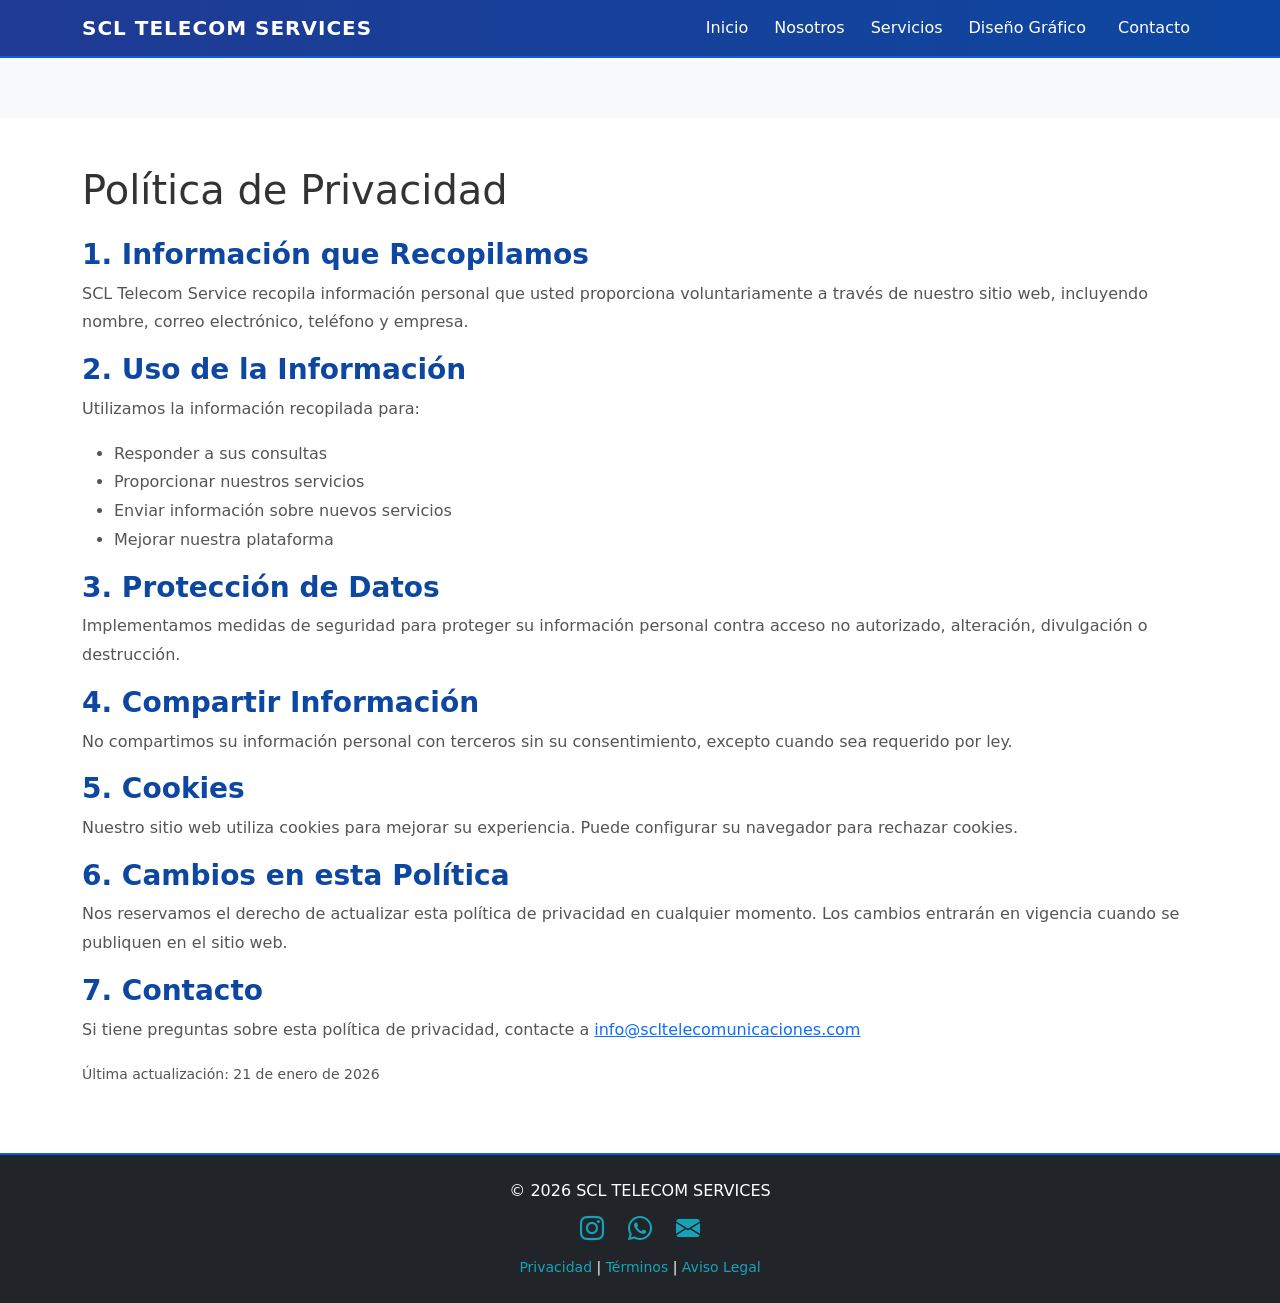
<file: privacidad.html>
<!DOCTYPE html>
<html lang="es">
<head>
    <meta charset="UTF-8">
    <meta name="viewport" content="width=device-width, initial-scale=1.0">
    <title>Política de Privacidad | SCL TELECOM SERVICES</title>
    <link href="https://cdn.jsdelivr.net/npm/bootstrap@5.3.2/dist/css/bootstrap.min.css" rel="stylesheet">
    <link href="https://cdn.jsdelivr.net/npm/bootstrap-icons/font/bootstrap-icons.css" rel="stylesheet">
    <link rel="stylesheet" href="css/style.css">
</head>
<body>

<!-- NAVBAR -->
<nav class="navbar navbar-expand-lg navbar-dark fixed-top">
    <div class="container">
        <a class="navbar-brand fw-bold" href="index.php">SCL TELECOM SERVICES</a>
        <button class="navbar-toggler" data-bs-toggle="collapse" data-bs-target="#menu">
            <span class="navbar-toggler-icon"></span>
        </button>
        <div class="collapse navbar-collapse" id="menu">
            <ul class="navbar-nav ms-auto">
                <li class="nav-item"><a class="nav-link" href="index.php">Inicio</a></li>
                <li class="nav-item"><a class="nav-link" href="nosotros.html">Nosotros</a></li>
                <li class="nav-item"><a class="nav-link" href="servicios.html">Servicios</a></li>
                <li class="nav-item"><a class="nav-link" href="diseno-grafico.html">Diseño Gráfico</a></li>
                <li class="nav-item">
                    <a class="nav-link btn btn-outline-info ms-lg-3" href="contacto.php">Contacto</a>
                </li>
            </ul>
        </div>
    </div>
</nav>

<!-- CONTENIDO -->
<section class="py-5 mt-5">
    <div class="container">
        <h1 class="mb-4">Política de Privacidad</h1>
        
        <h3>1. Información que Recopilamos</h3>
        <p>SCL Telecom Service recopila información personal que usted proporciona voluntariamente a través de nuestro sitio web, incluyendo nombre, correo electrónico, teléfono y empresa.</p>

        <h3>2. Uso de la Información</h3>
        <p>Utilizamos la información recopilada para:</p>
        <ul>
            <li>Responder a sus consultas</li>
            <li>Proporcionar nuestros servicios</li>
            <li>Enviar información sobre nuevos servicios</li>
            <li>Mejorar nuestra plataforma</li>
        </ul>

        <h3>3. Protección de Datos</h3>
        <p>Implementamos medidas de seguridad para proteger su información personal contra acceso no autorizado, alteración, divulgación o destrucción.</p>

        <h3>4. Compartir Información</h3>
        <p>No compartimos su información personal con terceros sin su consentimiento, excepto cuando sea requerido por ley.</p>

        <h3>5. Cookies</h3>
        <p>Nuestro sitio web utiliza cookies para mejorar su experiencia. Puede configurar su navegador para rechazar cookies.</p>

        <h3>6. Cambios en esta Política</h3>
        <p>Nos reservamos el derecho de actualizar esta política de privacidad en cualquier momento. Los cambios entrarán en vigencia cuando se publiquen en el sitio web.</p>

        <h3>7. Contacto</h3>
        <p>Si tiene preguntas sobre esta política de privacidad, contacte a <a href="mailto:info@scltelecomunicaciones.com">info@scltelecomunicaciones.com</a></p>

        <p><small>Última actualización: 21 de enero de 2026</small></p>
    </div>
</section>

<!-- FOOTER -->
<footer class="text-center py-4">
    <p class="mb-2">© 2026 SCL TELECOM SERVICES</p>
    <div class="social-icons mb-2">
        <a href="https://www.instagram.com/alci_lopez_?igsh=aGkzNTE1emU4dzk=" target="_blank" aria-label="Instagram">
            <i class="bi bi-instagram"></i>
        </a>
        <a href="https://wa.me/5077589716" target="_blank" aria-label="WhatsApp">
            <i class="bi bi-whatsapp"></i>
        </a>
        <a href="mailto:info@scltelecomunicaciones.com" aria-label="Correo">
            <i class="bi bi-envelope-fill"></i>
        </a>
    </div>
    <small>
        <a href="privacidad.html">Privacidad</a> |
        <a href="terminos.html">Términos</a> |
        <a href="aviso-legal.html">Aviso Legal</a>
    </small>
</footer>

<script src="https://cdn.jsdelivr.net/npm/bootstrap@5.3.2/dist/js/bootstrap.bundle.min.js"></script>
<script src="js/main.js"></script>
</body>
</html>
</file>
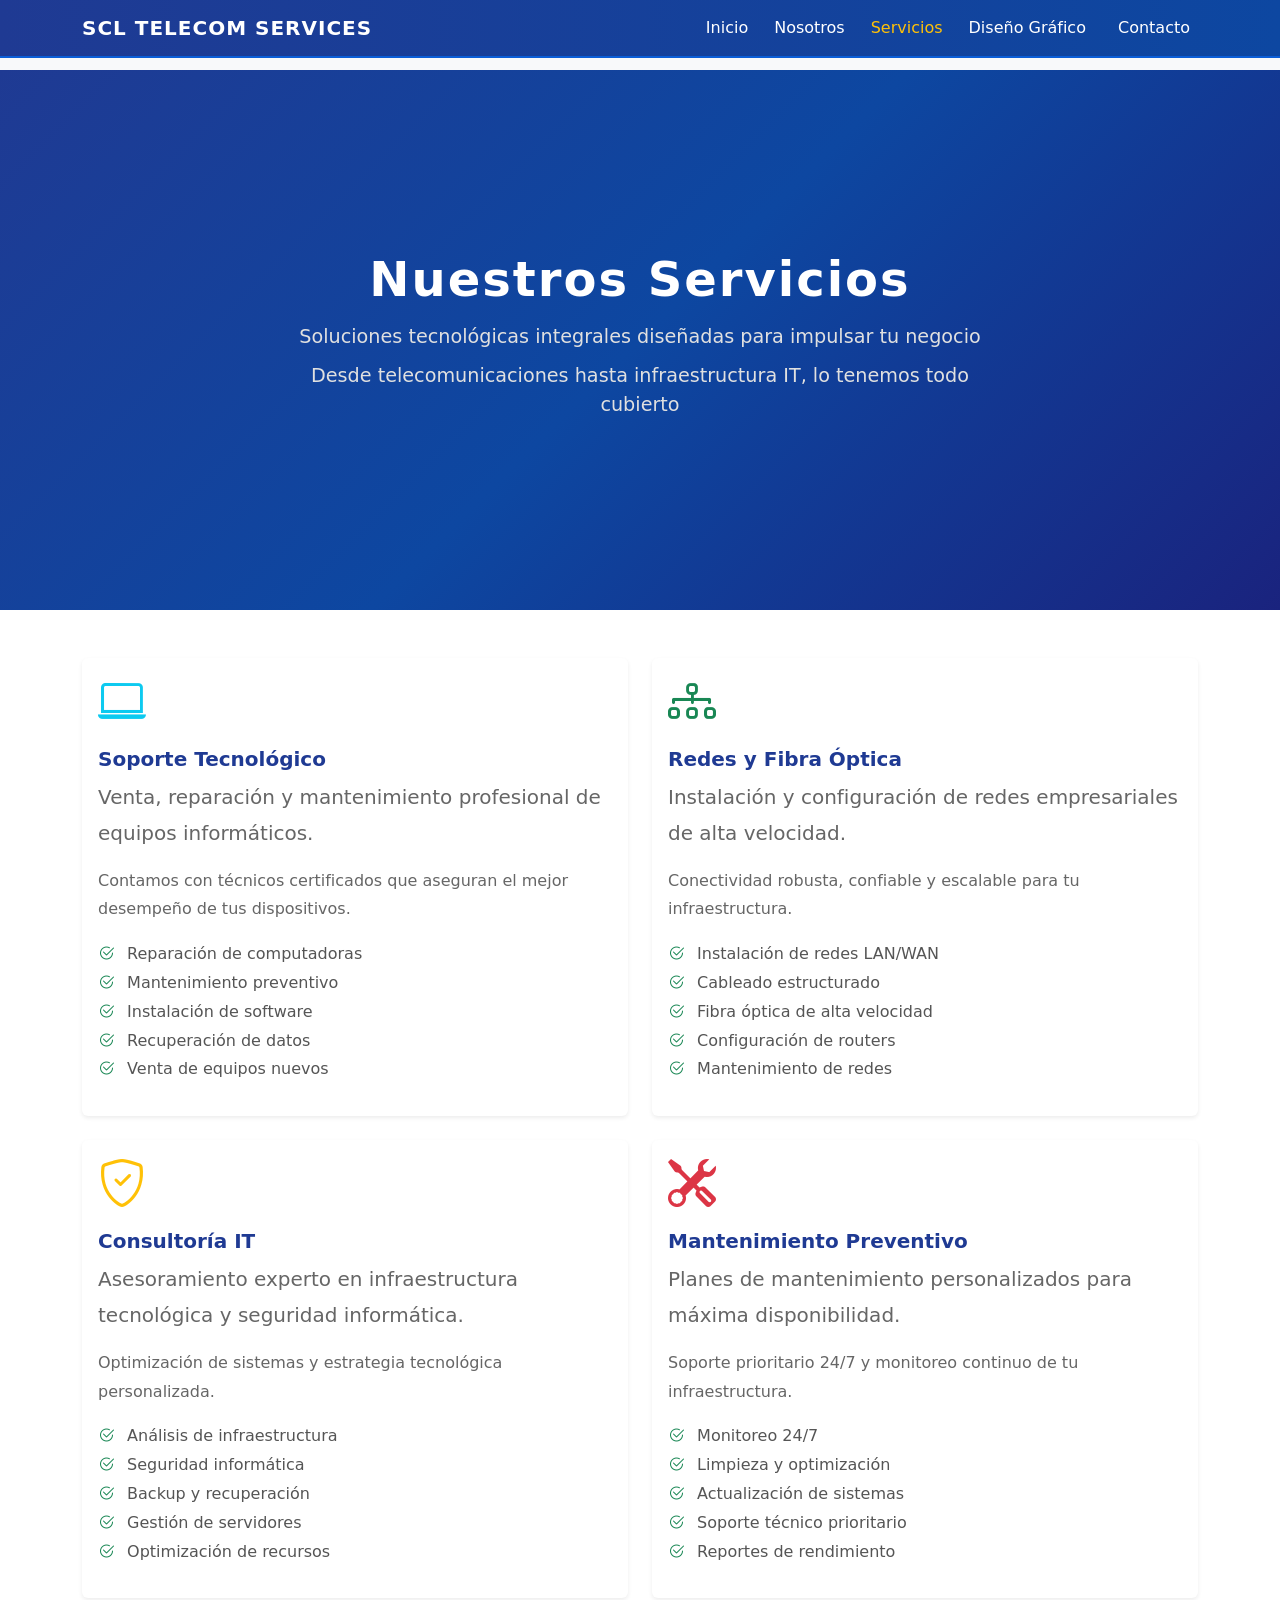
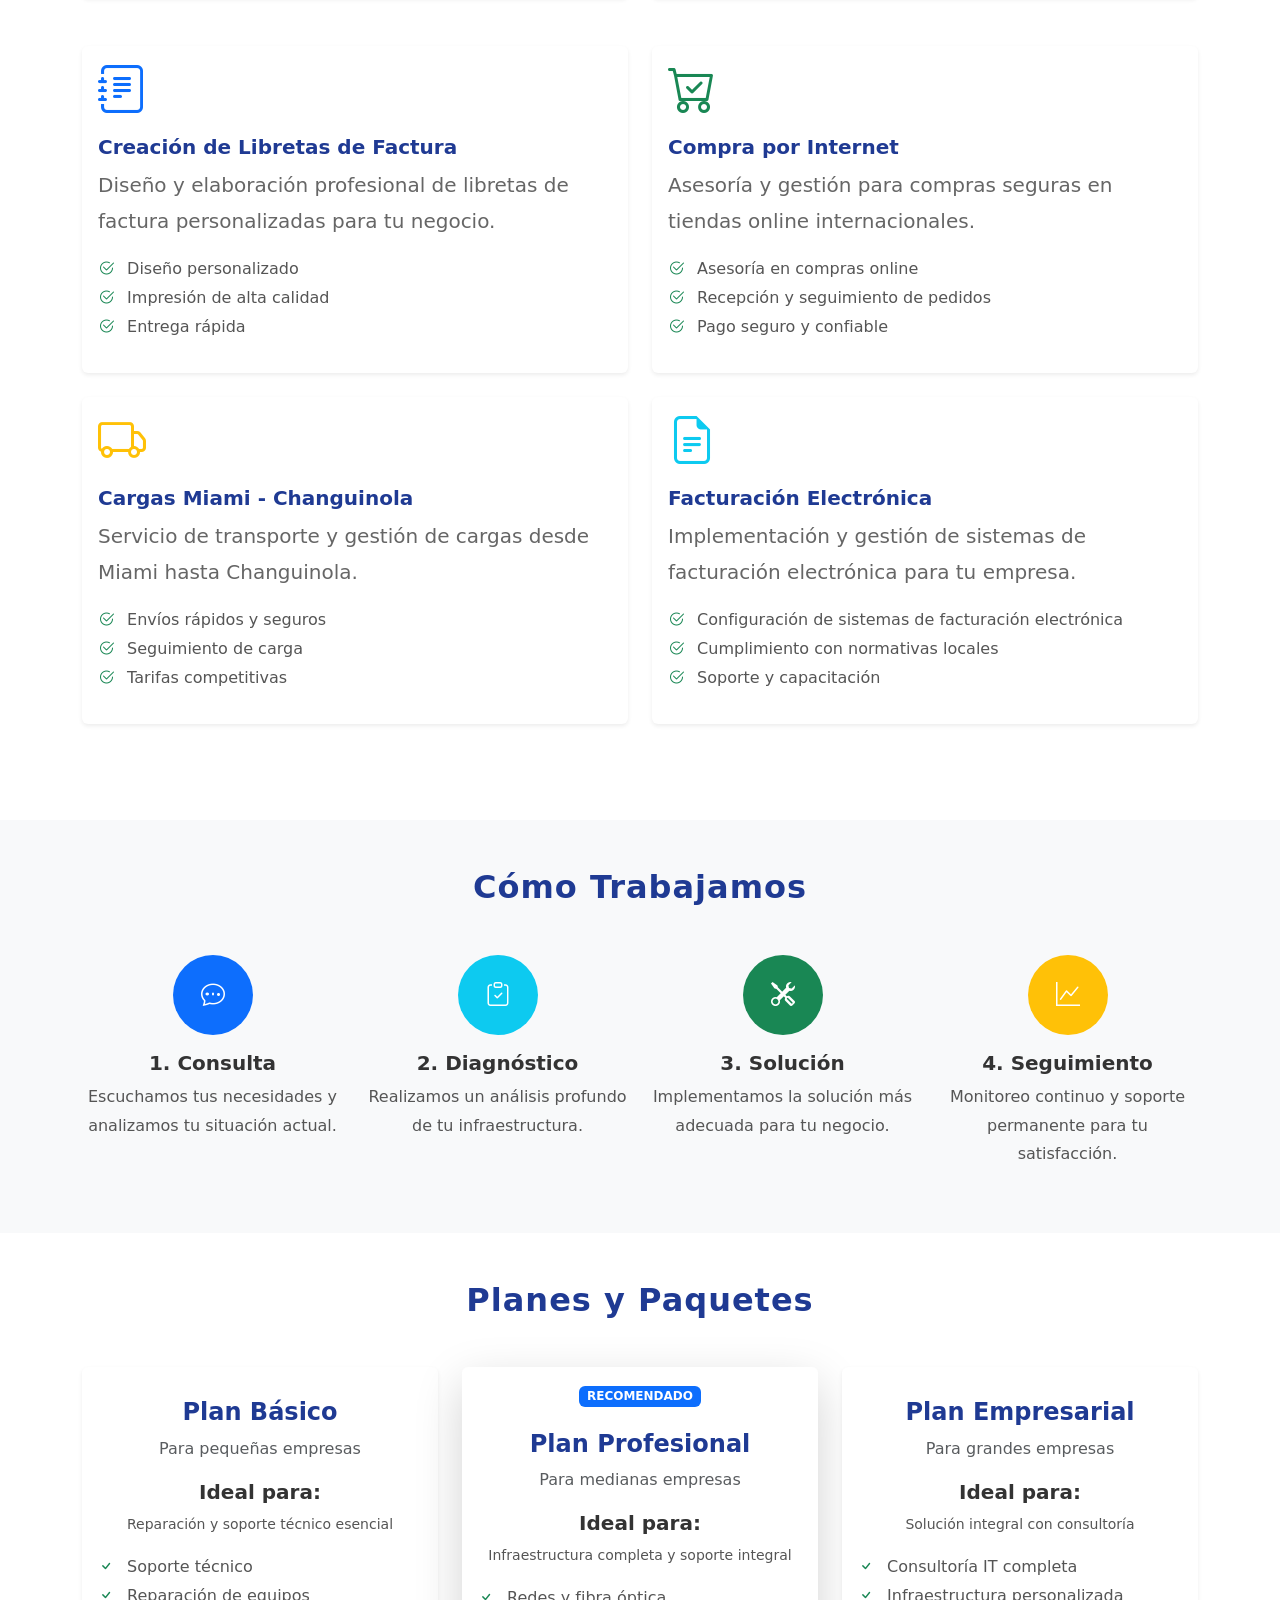
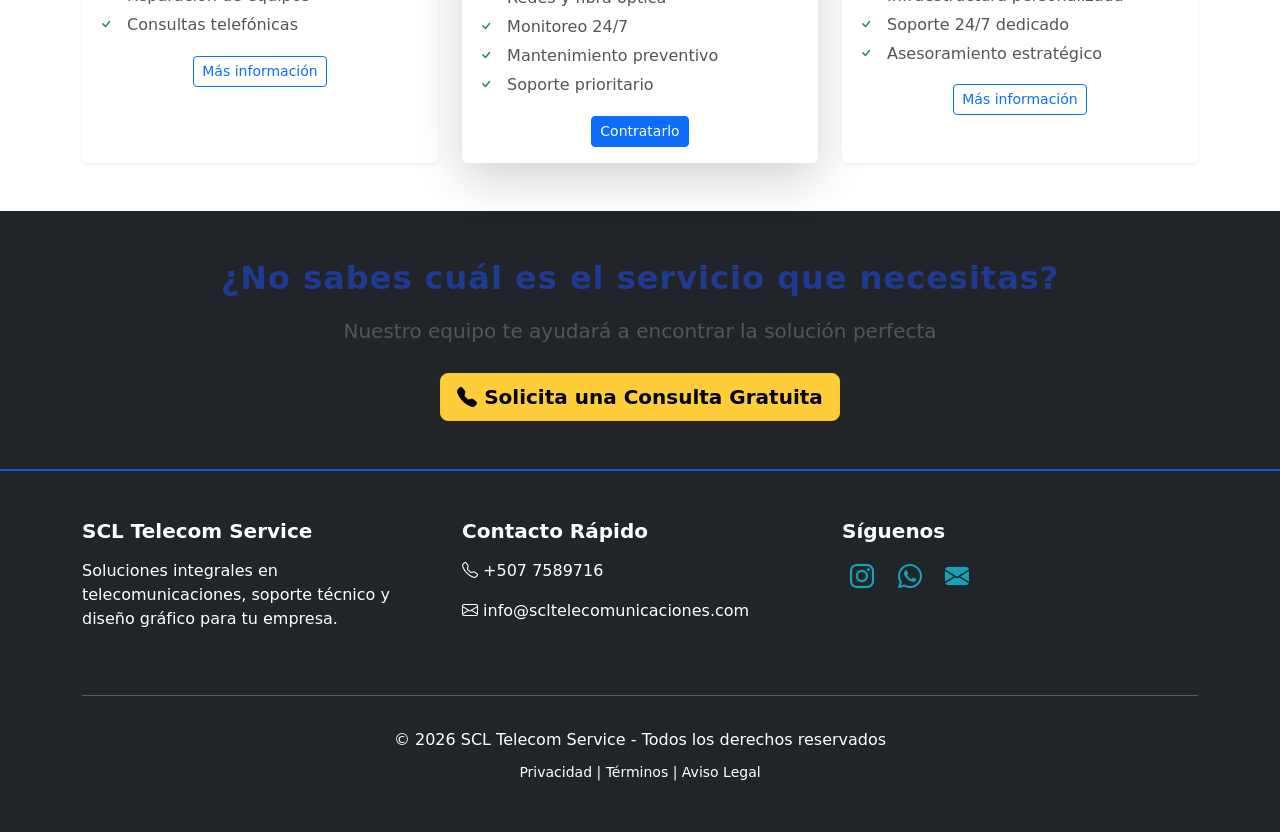
<file: servicios.html>
<!DOCTYPE html>
<html lang="es">
<head>
    <meta charset="UTF-8">
    <meta name="viewport" content="width=device-width, initial-scale=1.0">
    <title>Servicios | SCL TELECOM SERVICES</title>
    <meta name="description" content="Conoce todos nuestros servicios tecnológicos.">
    <link href="https://cdn.jsdelivr.net/npm/bootstrap@5.3.2/dist/css/bootstrap.min.css" rel="stylesheet">
    <link href="https://cdn.jsdelivr.net/npm/bootstrap-icons/font/bootstrap-icons.css" rel="stylesheet">
    <link rel="stylesheet" href="css/style.css">
</head>
<body>

<!-- NAVBAR -->
<nav class="navbar navbar-expand-lg navbar-dark fixed-top">
    <div class="container">
        <a class="navbar-brand fw-bold" href="index.php">SCL TELECOM SERVICES</a>
        <button class="navbar-toggler" data-bs-toggle="collapse" data-bs-target="#menu">
            <span class="navbar-toggler-icon"></span>
        </button>
        <div class="collapse navbar-collapse" id="menu">
            <ul class="navbar-nav ms-auto">
                <li class="nav-item"><a class="nav-link" href="index.php">Inicio</a></li>
                <li class="nav-item"><a class="nav-link" href="nosotros.html">Nosotros</a></li>
                <li class="nav-item"><a class="nav-link active" href="servicios.html">Servicios</a></li>
                <li class="nav-item"><a class="nav-link" href="diseno-grafico.html">Diseño Gráfico</a></li>
                <li class="nav-item">
                    <a class="nav-link btn btn-outline-info ms-lg-3" href="contacto.php">Contacto</a>
                </li>
            </ul>
        </div>
    </div>
</nav>

<!-- HERO -->
<header class="hero">
    <div class="container text-center">
        <h1 class="reveal">Nuestros Servicios</h1>
        <p class="reveal delay-1 lead">
            Soluciones tecnológicas integrales diseñadas para impulsar tu negocio
        </p>
        <p class="reveal delay-2">
            Desde telecomunicaciones hasta infraestructura IT, lo tenemos todo cubierto
        </p>
    </div>
</header>

<!-- SERVICIOS DETALLADOS -->
<section class="py-5">
    <div class="container">
        <div class="row g-4 mb-5">
            <div class="col-md-6 reveal">
                <div class="card h-100 border-0 shadow-sm">
                    <div class="card-body">
                        <i class="bi bi-laptop display-5 text-info mb-3"></i>
                        <h5 class="card-title fw-bold">Soporte Tecnológico</h5>
                        <p class="card-text lead">Venta, reparación y mantenimiento profesional de equipos informáticos.</p>
                        <p class="card-text mb-3">Contamos con técnicos certificados que aseguran el mejor desempeño de tus dispositivos.</p>
                        <ul class="list-unstyled">
                            <li><i class="bi bi-check2-circle text-success me-2"></i> Reparación de computadoras</li>
                            <li><i class="bi bi-check2-circle text-success me-2"></i> Mantenimiento preventivo</li>
                            <li><i class="bi bi-check2-circle text-success me-2"></i> Instalación de software</li>
                            <li><i class="bi bi-check2-circle text-success me-2"></i> Recuperación de datos</li>
                            <li><i class="bi bi-check2-circle text-success me-2"></i> Venta de equipos nuevos</li>
                        </ul>
                    </div>
                </div>
            </div>

            <div class="col-md-6 reveal delay-1">
                <div class="card h-100 border-0 shadow-sm">
                    <div class="card-body">
                        <i class="bi bi-diagram-3 display-5 text-success mb-3"></i>
                        <h5 class="card-title fw-bold">Redes y Fibra Óptica</h5>
                        <p class="card-text lead">Instalación y configuración de redes empresariales de alta velocidad.</p>
                        <p class="card-text mb-3">Conectividad robusta, confiable y escalable para tu infraestructura.</p>
                        <ul class="list-unstyled">
                            <li><i class="bi bi-check2-circle text-success me-2"></i> Instalación de redes LAN/WAN</li>
                            <li><i class="bi bi-check2-circle text-success me-2"></i> Cableado estructurado</li>
                            <li><i class="bi bi-check2-circle text-success me-2"></i> Fibra óptica de alta velocidad</li>
                            <li><i class="bi bi-check2-circle text-success me-2"></i> Configuración de routers</li>
                            <li><i class="bi bi-check2-circle text-success me-2"></i> Mantenimiento de redes</li>
                        </ul>
                    </div>
                </div>
            </div>

            <div class="col-md-6 reveal delay-2">
                <div class="card h-100 border-0 shadow-sm">
                    <div class="card-body">
                        <i class="bi bi-shield-check display-5 text-warning mb-3"></i>
                        <h5 class="card-title fw-bold">Consultoría IT</h5>
                        <p class="card-text lead">Asesoramiento experto en infraestructura tecnológica y seguridad informática.</p>
                        <p class="card-text mb-3">Optimización de sistemas y estrategia tecnológica personalizada.</p>
                        <ul class="list-unstyled">
                            <li><i class="bi bi-check2-circle text-success me-2"></i> Análisis de infraestructura</li>
                            <li><i class="bi bi-check2-circle text-success me-2"></i> Seguridad informática</li>
                            <li><i class="bi bi-check2-circle text-success me-2"></i> Backup y recuperación</li>
                            <li><i class="bi bi-check2-circle text-success me-2"></i> Gestión de servidores</li>
                            <li><i class="bi bi-check2-circle text-success me-2"></i> Optimización de recursos</li>
                        </ul>
                    </div>
                </div>
            </div>

            <div class="col-md-6 reveal delay-3">
                <div class="card h-100 border-0 shadow-sm">
                    <div class="card-body">
                        <i class="bi bi-tools display-5 text-danger mb-3"></i>
                        <h5 class="card-title fw-bold">Mantenimiento Preventivo</h5>
                        <p class="card-text lead">Planes de mantenimiento personalizados para máxima disponibilidad.</p>
                        <p class="card-text mb-3">Soporte prioritario 24/7 y monitoreo continuo de tu infraestructura.</p>
                        <ul class="list-unstyled">
                            <li><i class="bi bi-check2-circle text-success me-2"></i> Monitoreo 24/7</li>
                            <li><i class="bi bi-check2-circle text-success me-2"></i> Limpieza y optimización</li>
                            <li><i class="bi bi-check2-circle text-success me-2"></i> Actualización de sistemas</li>
                            <li><i class="bi bi-check2-circle text-success me-2"></i> Soporte técnico prioritario</li>
                            <li><i class="bi bi-check2-circle text-success me-2"></i> Reportes de rendimiento</li>
                        </ul>
                    </div>
                </div>
            </div>
        </div>

        <!-- NUEVOS SERVICIOS AGREGADOS -->
        <div class="row g-4 mb-5">
            <div class="col-md-6 reveal delay-4">
                <div class="card h-100 border-0 shadow-sm">
                    <div class="card-body">
                        <i class="bi bi-journal-text display-5 text-primary mb-3"></i>
                        <h5 class="card-title fw-bold">Creación de Libretas de Factura</h5>
                        <p class="card-text lead">Diseño y elaboración profesional de libretas de factura personalizadas para tu negocio.</p>
                        <ul class="list-unstyled">
                            <li><i class="bi bi-check2-circle text-success me-2"></i> Diseño personalizado</li>
                            <li><i class="bi bi-check2-circle text-success me-2"></i> Impresión de alta calidad</li>
                            <li><i class="bi bi-check2-circle text-success me-2"></i> Entrega rápida</li>
                        </ul>
                    </div>
                </div>
            </div>
            <div class="col-md-6 reveal delay-5">
                <div class="card h-100 border-0 shadow-sm">
                    <div class="card-body">
                        <i class="bi bi-cart-check display-5 text-success mb-3"></i>
                        <h5 class="card-title fw-bold">Compra por Internet</h5>
                        <p class="card-text lead">Asesoría y gestión para compras seguras en tiendas online internacionales.</p>
                        <ul class="list-unstyled">
                            <li><i class="bi bi-check2-circle text-success me-2"></i> Asesoría en compras online</li>
                            <li><i class="bi bi-check2-circle text-success me-2"></i> Recepción y seguimiento de pedidos</li>
                            <li><i class="bi bi-check2-circle text-success me-2"></i> Pago seguro y confiable</li>
                        </ul>
                    </div>
                </div>
            </div>
            <div class="col-md-6 reveal delay-6">
                <div class="card h-100 border-0 shadow-sm">
                    <div class="card-body">
                        <i class="bi bi-truck display-5 text-warning mb-3"></i>
                        <h5 class="card-title fw-bold">Cargas Miami - Changuinola</h5>
                        <p class="card-text lead">Servicio de transporte y gestión de cargas desde Miami hasta Changuinola.</p>
                        <ul class="list-unstyled">
                            <li><i class="bi bi-check2-circle text-success me-2"></i> Envíos rápidos y seguros</li>
                            <li><i class="bi bi-check2-circle text-success me-2"></i> Seguimiento de carga</li>
                            <li><i class="bi bi-check2-circle text-success me-2"></i> Tarifas competitivas</li>
                        </ul>
                    </div>
                </div>
            </div>
            <div class="col-md-6 reveal delay-7">
                <div class="card h-100 border-0 shadow-sm">
                    <div class="card-body">
                        <i class="bi bi-file-earmark-text display-5 text-info mb-3"></i>
                        <h5 class="card-title fw-bold">Facturación Electrónica</h5>
                        <p class="card-text lead">Implementación y gestión de sistemas de facturación electrónica para tu empresa.</p>
                        <ul class="list-unstyled">
                            <li><i class="bi bi-check2-circle text-success me-2"></i> Configuración de sistemas de facturación electrónica</li>
                            <li><i class="bi bi-check2-circle text-success me-2"></i> Cumplimiento con normativas locales</li>
                            <li><i class="bi bi-check2-circle text-success me-2"></i> Soporte y capacitación</li>
                        </ul>
                    </div>
                </div>
            </div>
        </div>
    </div>
</section>

<!-- PROCESO DE SERVICIO -->
<section class="py-5 bg-light">
    <div class="container">
        <h2 class="text-center mb-5 reveal">Cómo Trabajamos</h2>
        <div class="row">
            <div class="col-md-3 text-center reveal">
                <div class="mb-3">
                    <div class="bg-primary text-white rounded-circle d-inline-flex align-items-center justify-content-center" style="width: 80px; height: 80px;">
                        <i class="bi bi-chat-dots fs-4"></i>
                    </div>
                </div>
                <h5 class="fw-bold">1. Consulta</h5>
                <p>Escuchamos tus necesidades y analizamos tu situación actual.</p>
            </div>
            <div class="col-md-3 text-center reveal delay-1">
                <div class="mb-3">
                    <div class="bg-info text-white rounded-circle d-inline-flex align-items-center justify-content-center" style="width: 80px; height: 80px;">
                        <i class="bi bi-clipboard-check fs-4"></i>
                    </div>
                </div>
                <h5 class="fw-bold">2. Diagnóstico</h5>
                <p>Realizamos un análisis profundo de tu infraestructura.</p>
            </div>
            <div class="col-md-3 text-center reveal delay-2">
                <div class="mb-3">
                    <div class="bg-success text-white rounded-circle d-inline-flex align-items-center justify-content-center" style="width: 80px; height: 80px;">
                        <i class="bi bi-tools fs-4"></i>
                    </div>
                </div>
                <h5 class="fw-bold">3. Solución</h5>
                <p>Implementamos la solución más adecuada para tu negocio.</p>
            </div>
            <div class="col-md-3 text-center reveal delay-3">
                <div class="mb-3">
                    <div class="bg-warning text-white rounded-circle d-inline-flex align-items-center justify-content-center" style="width: 80px; height: 80px;">
                        <i class="bi bi-graph-up fs-4"></i>
                    </div>
                </div>
                <h5 class="fw-bold">4. Seguimiento</h5>
                <p>Monitoreo continuo y soporte permanente para tu satisfacción.</p>
            </div>
        </div>
    </div>
</section>

<!-- PAQUETES DE SERVICIO -->
<section class="py-5">
    <div class="container">
        <h2 class="text-center mb-5 reveal">Planes y Paquetes</h2>
        <div class="row g-4">
            <div class="col-md-4 reveal">
                <div class="card h-100 border-0 shadow-sm text-center">
                    <div class="card-body">
                        <h4 class="card-title fw-bold mb-2">Plan Básico</h4>
                        <p class="text-muted mb-3">Para pequeñas empresas</p>
                        <div class="mb-3">
                            <h5 class="fw-bold">Ideal para:</h5>
                            <p class="small">Reparación y soporte técnico esencial</p>
                        </div>
                        <ul class="list-unstyled text-start mb-3">
                            <li><i class="bi bi-check text-success me-2"></i> Soporte técnico</li>
                            <li><i class="bi bi-check text-success me-2"></i> Reparación de equipos</li>
                            <li><i class="bi bi-check text-success me-2"></i> Consultas telefónicas</li>
                        </ul>
                        <a href="contacto.php" class="btn btn-outline-primary btn-sm">Más información</a>
                    </div>
                </div>
            </div>

            <div class="col-md-4 reveal delay-1">
                <div class="card h-100 border-0 shadow-lg text-center border-2 border-primary">
                    <div class="card-body">
                        <span class="badge bg-primary mb-2">RECOMENDADO</span>
                        <h4 class="card-title fw-bold mb-2">Plan Profesional</h4>
                        <p class="text-muted mb-3">Para medianas empresas</p>
                        <div class="mb-3">
                            <h5 class="fw-bold">Ideal para:</h5>
                            <p class="small">Infraestructura completa y soporte integral</p>
                        </div>
                        <ul class="list-unstyled text-start mb-3">
                            <li><i class="bi bi-check text-success me-2"></i> Redes y fibra óptica</li>
                            <li><i class="bi bi-check text-success me-2"></i> Monitoreo 24/7</li>
                            <li><i class="bi bi-check text-success me-2"></i> Mantenimiento preventivo</li>
                            <li><i class="bi bi-check text-success me-2"></i> Soporte prioritario</li>
                        </ul>
                        <a href="contacto.php" class="btn btn-primary btn-sm">Contratarlo</a>
                    </div>
                </div>
            </div>

            <div class="col-md-4 reveal delay-2">
                <div class="card h-100 border-0 shadow-sm text-center">
                    <div class="card-body">
                        <h4 class="card-title fw-bold mb-2">Plan Empresarial</h4>
                        <p class="text-muted mb-3">Para grandes empresas</p>
                        <div class="mb-3">
                            <h5 class="fw-bold">Ideal para:</h5>
                            <p class="small">Solución integral con consultoría</p>
                        </div>
                        <ul class="list-unstyled text-start mb-3">
                            <li><i class="bi bi-check text-success me-2"></i> Consultoría IT completa</li>
                            <li><i class="bi bi-check text-success me-2"></i> Infraestructura personalizada</li>
                            <li><i class="bi bi-check text-success me-2"></i> Soporte 24/7 dedicado</li>
                            <li><i class="bi bi-check text-success me-2"></i> Asesoramiento estratégico</li>
                        </ul>
                        <a href="contacto.php" class="btn btn-outline-primary btn-sm">Más información</a>
                    </div>
                </div>
            </div>
        </div>
    </div>
</section>

<!-- CTA FINAL -->
<section class="py-5 bg-dark text-white text-center">
    <div class="container">
        <h2 class="mb-3 reveal">¿No sabes cuál es el servicio que necesitas?</h2>
        <p class="lead mb-4 reveal delay-1">Nuestro equipo te ayudará a encontrar la solución perfecta</p>
        <a href="contacto.php" class="btn btn-warning btn-lg reveal delay-2">
            <i class="bi bi-telephone-fill"></i> Solicita una Consulta Gratuita
        </a>
    </div>
</section>

<!-- FOOTER -->
<footer class="bg-dark text-white py-5">
    <div class="container">
        <div class="row mb-4">
            <div class="col-md-4 mb-4">
                <h5 class="fw-bold mb-3">SCL Telecom Service</h5>
                <p>Soluciones integrales en telecomunicaciones, soporte técnico y diseño gráfico para tu empresa.</p>
            </div>
            <div class="col-md-4 mb-4">
                <h5 class="fw-bold mb-3">Contacto Rápido</h5>
                <p><i class="bi bi-telephone"></i> <a href="tel:+5077589716" class="text-white text-decoration-none">+507 7589716</a></p>
                <p><i class="bi bi-envelope"></i> <a href="mailto:info@scltelecomunicaciones.com" class="text-white text-decoration-none">info@scltelecomunicaciones.com</a></p>
            </div>
            <div class="col-md-4 mb-4">
                <h5 class="fw-bold mb-3">Síguenos</h5>
                <div class="social-icons mb-2">
                    <a href="https://www.instagram.com/alci_lopez_?igsh=aGkzNTE1emU4dzk=" target="_blank" aria-label="Instagram">
                        <i class="bi bi-instagram"></i>
                    </a>
                    <a href="https://wa.me/5077589716" target="_blank" aria-label="WhatsApp">
                        <i class="bi bi-whatsapp"></i>
                    </a>
                    <a href="mailto:info@scltelecomunicaciones.com" aria-label="Correo">
                        <i class="bi bi-envelope-fill"></i>
                    </a>
                </div>
            </div>
        </div>
        <hr class="bg-secondary">
        <div class="text-center pt-3">
            <p class="mb-2">© 2026 SCL Telecom Service - Todos los derechos reservados</p>
            <small>
                <a href="privacidad.html" class="text-white text-decoration-none">Privacidad</a> |
                <a href="terminos.html" class="text-white text-decoration-none">Términos</a> |
                <a href="aviso-legal.html" class="text-white text-decoration-none">Aviso Legal</a>
            </small>
        </div>
    </div>
</footer>

<script src="https://cdn.jsdelivr.net/npm/bootstrap@5.3.2/dist/js/bootstrap.bundle.min.js"></script>
<script src="js/main.js"></script>
</body>
</html>
</file>
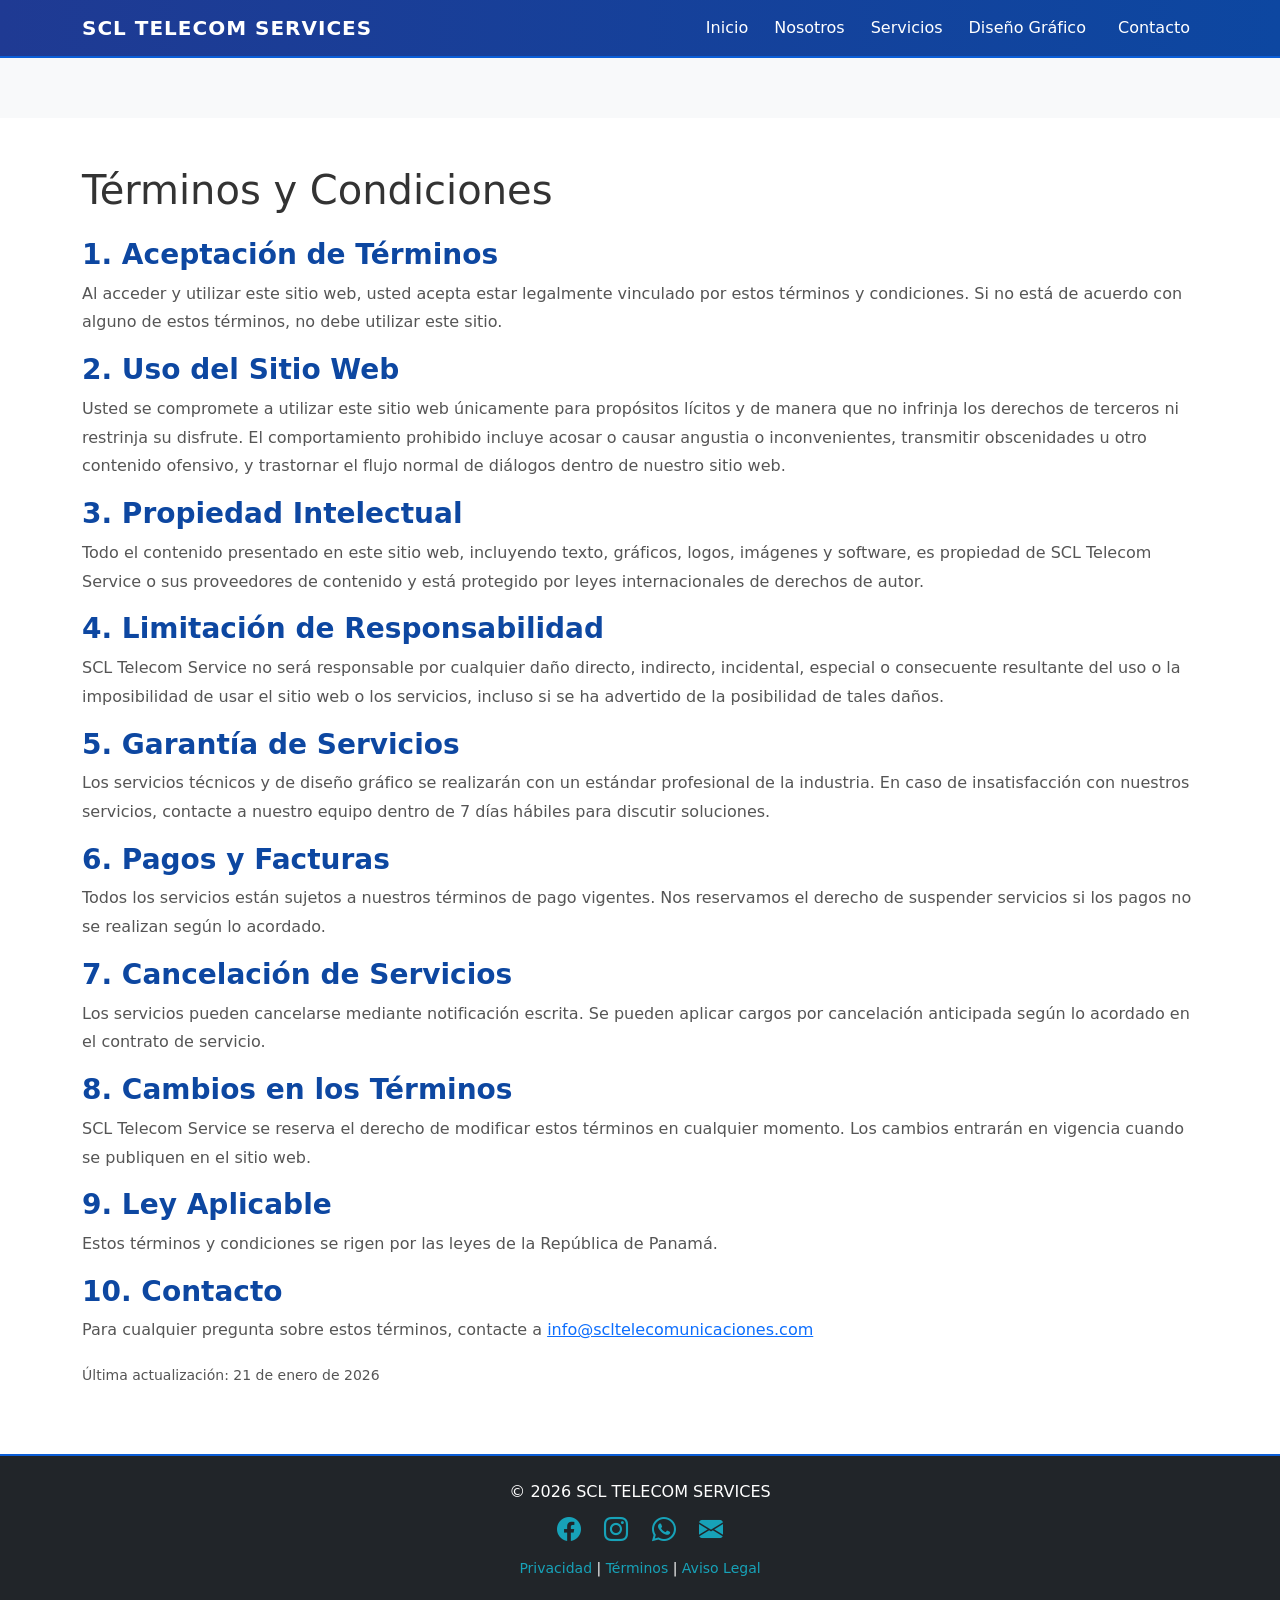
<file: terminos.html>
<!DOCTYPE html>
<html lang="es">
<head>
    <meta charset="UTF-8">
    <meta name="viewport" content="width=device-width, initial-scale=1.0">
    <title>Términos y Condiciones | SCL TELECOM SERVICES</title>
    <link href="https://cdn.jsdelivr.net/npm/bootstrap@5.3.2/dist/css/bootstrap.min.css" rel="stylesheet">
    <link href="https://cdn.jsdelivr.net/npm/bootstrap-icons/font/bootstrap-icons.css" rel="stylesheet">
    <link rel="stylesheet" href="css/style.css">
</head>
<body>

<!-- NAVBAR -->
<nav class="navbar navbar-expand-lg navbar-dark fixed-top">
    <div class="container">
        <a class="navbar-brand fw-bold" href="index.php">SCL TELECOM SERVICES</a>
        <button class="navbar-toggler" data-bs-toggle="collapse" data-bs-target="#menu">
            <span class="navbar-toggler-icon"></span>
        </button>
        <div class="collapse navbar-collapse" id="menu">
            <ul class="navbar-nav ms-auto">
                <li class="nav-item"><a class="nav-link" href="index.php">Inicio</a></li>
                <li class="nav-item"><a class="nav-link" href="nosotros.html">Nosotros</a></li>
                <li class="nav-item"><a class="nav-link" href="servicios.html">Servicios</a></li>
                <li class="nav-item"><a class="nav-link" href="diseno-grafico.html">Diseño Gráfico</a></li>
                <li class="nav-item">
                    <a class="nav-link btn btn-outline-info ms-lg-3" href="contacto.php">Contacto</a>
                </li>
            </ul>
        </div>
    </div>
</nav>

<!-- CONTENIDO -->
<section class="py-5 mt-5">
    <div class="container">
        <h1 class="mb-4">Términos y Condiciones</h1>
        
        <h3>1. Aceptación de Términos</h3>
        <p>Al acceder y utilizar este sitio web, usted acepta estar legalmente vinculado por estos términos y condiciones. Si no está de acuerdo con alguno de estos términos, no debe utilizar este sitio.</p>

        <h3>2. Uso del Sitio Web</h3>
        <p>Usted se compromete a utilizar este sitio web únicamente para propósitos lícitos y de manera que no infrinja los derechos de terceros ni restrinja su disfrute. El comportamiento prohibido incluye acosar o causar angustia o inconvenientes, transmitir obscenidades u otro contenido ofensivo, y trastornar el flujo normal de diálogos dentro de nuestro sitio web.</p>

        <h3>3. Propiedad Intelectual</h3>
        <p>Todo el contenido presentado en este sitio web, incluyendo texto, gráficos, logos, imágenes y software, es propiedad de SCL Telecom Service o sus proveedores de contenido y está protegido por leyes internacionales de derechos de autor.</p>

        <h3>4. Limitación de Responsabilidad</h3>
        <p>SCL Telecom Service no será responsable por cualquier daño directo, indirecto, incidental, especial o consecuente resultante del uso o la imposibilidad de usar el sitio web o los servicios, incluso si se ha advertido de la posibilidad de tales daños.</p>

        <h3>5. Garantía de Servicios</h3>
        <p>Los servicios técnicos y de diseño gráfico se realizarán con un estándar profesional de la industria. En caso de insatisfacción con nuestros servicios, contacte a nuestro equipo dentro de 7 días hábiles para discutir soluciones.</p>

        <h3>6. Pagos y Facturas</h3>
        <p>Todos los servicios están sujetos a nuestros términos de pago vigentes. Nos reservamos el derecho de suspender servicios si los pagos no se realizan según lo acordado.</p>

        <h3>7. Cancelación de Servicios</h3>
        <p>Los servicios pueden cancelarse mediante notificación escrita. Se pueden aplicar cargos por cancelación anticipada según lo acordado en el contrato de servicio.</p>

        <h3>8. Cambios en los Términos</h3>
        <p>SCL Telecom Service se reserva el derecho de modificar estos términos en cualquier momento. Los cambios entrarán en vigencia cuando se publiquen en el sitio web.</p>

        <h3>9. Ley Aplicable</h3>
        <p>Estos términos y condiciones se rigen por las leyes de la República de Panamá.</p>

        <h3>10. Contacto</h3>
        <p>Para cualquier pregunta sobre estos términos, contacte a <a href="mailto:info@scltelecomunicaciones.com">info@scltelecomunicaciones.com</a></p>

        <p><small>Última actualización: 21 de enero de 2026</small></p>
    </div>
</section>

<!-- FOOTER -->
<footer class="text-center py-4">
    <p class="mb-2">© 2026 SCL TELECOM SERVICES</p>
    <div class="social-icons mb-2">
        <a href="https://www.facebook.com/scltelecomunicaciones" target="_blank" aria-label="Facebook">
            <i class="bi bi-facebook"></i>
        </a>
        <a href="https://www.instagram.com/alci_lopez_?igsh=aGkzNTE1emU4dzk=" target="_blank" aria-label="Instagram">
            <i class="bi bi-instagram"></i>
        </a>
        <a href="https://wa.me/5077589716" target="_blank" aria-label="WhatsApp">
            <i class="bi bi-whatsapp"></i>
        </a>
        <a href="mailto:info@scltelecomunicaciones.com" aria-label="Correo">
            <i class="bi bi-envelope-fill"></i>
        </a>
    </div>
    <small>
        <a href="privacidad.html">Privacidad</a> |
        <a href="terminos.html">Términos</a> |
        <a href="aviso-legal.html">Aviso Legal</a>
    </small>
</footer>

<script src="https://cdn.jsdelivr.net/npm/bootstrap@5.3.2/dist/js/bootstrap.bundle.min.js"></script>
<script src="js/main.js"></script>
</body>
</html>
</file>
<file: css/style.css>
/* =========================
   VARIABLES GLOBALES
========================= */

:root {
    --primary-dark: #1a1a1a;
    --secondary-dark: #2d2d2d;
    --accent-cyan: #17a2b8;
    --accent-blue: #0b5ed7;
    --text-light: #ffffff;
    --text-muted: #999999;
}

/* =========================
   CONFIGURACIÓN GENERAL
========================= */

body {
    padding-top: 70px;
    font-family: 'Segoe UI', system-ui, sans-serif;
    background-color: #f8f9fa;
    color: #333333;
    overflow-x: hidden;
}

/* =========================
   NAVBAR
========================= */

.navbar {
    background: linear-gradient(90deg, #1f3a93, #0d47a1);
    border-bottom: 2px solid #0b5ed7;
}

.navbar-brand {
    color: #ffffff !important;
    letter-spacing: 1px;
    font-weight: 700;
    display: flex;
    align-items: center;
}

.navbar-logo {
    height: 50px;
    width: auto;
    object-fit: contain;
    padding: 6px 10px;
    background: rgba(255, 255, 255, 0.12);
    border-radius: 10px;
    box-shadow: 0 4px 15px rgba(0, 0, 0, 0.25);
    transition: all 0.4s cubic-bezier(0.34, 1.56, 0.64, 1);
    filter: drop-shadow(0 3px 6px rgba(0, 0, 0, 0.25));
    flex-shrink: 0;
}

.navbar-logo:hover {
    transform: scale(1.12) translateY(-2px);
    box-shadow: 0 8px 20px rgba(23, 162, 184, 0.5);
    background: rgba(255, 255, 255, 0.18);
    filter: drop-shadow(0 4px 8px rgba(23, 162, 184, 0.4));
}

.navbar-brand span {
    font-size: 1rem;
    letter-spacing: 0.5px;
    white-space: nowrap;
}

.nav-link {
    color: #ffffff !important;
    position: relative;
    margin-left: 10px;
    transition: 0.3s ease;
}

.nav-link::after {
    content: "";
    position: absolute;
    bottom: 0;
    left: 0;
    width: 0;
    height: 2px;
    background: #ffc107;
    transition: width 0.3s ease;
}

.nav-link:hover::after {
    width: 100%;
}

.nav-link.active {
    color: #ffc107 !important;
}

/* =========================
   HERO (TODAS LAS PÁGINAS)
========================= */

.hero {
    min-height: 60vh;
    display: flex;
    align-items: center;
    justify-content: center;
    text-align: center;
    background: linear-gradient(135deg, #1f3a93 0%, #0d47a1 50%, #1a237e 100%);
    color: #ffffff;
    padding: 60px 20px;
    position: relative;
    overflow: hidden;
}

.hero h1 {
    font-size: 3rem;
    font-weight: 700;
    margin-bottom: 15px;
    letter-spacing: 2px;
}

.hero p {
    font-size: 1.2rem;
    margin: 10px 0;
    color: #e0e0e0;
    max-width: 700px;
    margin-left: auto;
    margin-right: auto;
}

/* =========================
   SECCIONES GENERALES
========================= */

section {
    background-color: #ffffff;
    color: #333333;
}

section.bg-light {
    background-color: #f5f5f5;
}

section.bg-dark {
    background-color: #212529;
    color: #ffffff;
}

section h2 {
    color: #1f3a93;
    letter-spacing: 1px;
    font-weight: 700;
    margin-bottom: 30px;
}

section h3 {
    color: #0d47a1;
    font-weight: 600;
}

section p,
section li {
    color: #555555;
    font-size: 1rem;
    line-height: 1.8;
}

/* =========================
   TARJETAS (CARDS)
========================= */

.card {
    background: #ffffff;
    border: 1px solid #e0e0e0;
    color: #333333;
    transition: all 0.3s ease;
}

.card:hover {
    transform: translateY(-8px);
    box-shadow: 0 8px 25px rgba(0, 0, 0, 0.15);
    border-color: #0b5ed7;
}

.card-title {
    color: #1f3a93;
    font-weight: 600;
    margin-top: 15px;
}

.card-text {
    color: #666666;
}

/* =========================
   BOTONES
========================= */

.btn-warning {
    background-color: #ffc107;
    border-color: #ffc107;
    color: #000000;
    font-weight: 600;
    transition: all 0.3s ease;
}

.btn-warning:hover {
    background-color: #e0a800;
    border-color: #e0a800;
    transform: translateY(-2px);
    box-shadow: 0 4px 12px rgba(255, 193, 7, 0.3);
}

/* =========================
   ANIMACIONES
========================= */

.reveal {
    opacity: 0;
    transform: translateY(30px);
    transition: opacity 0.8s ease, transform 0.8s ease;
}

.reveal.active {
    opacity: 1;
    transform: translateY(0);
}

.delay-1 {
    transition-delay: 0.2s;
}

.delay-2 {
    transition-delay: 0.4s;
}

.delay-3 {
    transition-delay: 0.6s;
}

.delay-4 {
    transition-delay: 0.8s;
}

.delay-5 {
    transition-delay: 1s;
}

/* =========================
   SOCIALES
========================= */

.social-icons a {
    color: #17a2b8;
    font-size: 1.5rem;
    margin: 0 8px;
    transition: all 0.3s ease;
    text-decoration: none;
}

.social-icons a:hover {
    color: #ffc107;
    transform: scale(1.2);
}

/* =========================
   FOOTER
========================= */

footer {
    background: #212529;
    border-top: 2px solid #0b5ed7;
    color: #ffffff;
}

footer a {
    color: #17a2b8;
    text-decoration: none;
    transition: 0.3s ease;
}

footer a:hover {
    color: #ffc107;
}

/* =========================
   RESPONSIVE
========================= */

@media (max-width: 768px) {
    body {
        padding-top: 60px;
    }
    
    .hero h1 {
        font-size: 2rem;
    }
    
    .hero p {
        font-size: 1rem;
    }
    
    .card {
        margin-bottom: 15px;
    }
}

/* =========================
   CHAT FLOTANTE WHATSAPP
========================= */

.whatsapp-container {
    position: fixed;
    bottom: 30px;
    right: 30px;
    z-index: 1000;
    font-family: 'Segoe UI', Tahoma, Geneva, Verdana, sans-serif;
}

.whatsapp-bubble {
    display: flex;
    align-items: center;
    justify-content: center;
    width: 60px;
    height: 60px;
    background: linear-gradient(135deg, #25d366, #128c7e);
    border-radius: 50%;
    cursor: pointer;
    box-shadow: 0 4px 12px rgba(37, 211, 102, 0.4);
    transition: all 0.3s ease;
    animation: pulsoWhatsApp 2s infinite;
}

.whatsapp-bubble:hover {
    transform: scale(1.1);
    box-shadow: 0 8px 20px rgba(37, 211, 102, 0.6);
    animation: none;
}

.whatsapp-bubble i {
    color: #ffffff;
    font-size: 28px;
}

.whatsapp-tooltip {
    position: absolute;
    bottom: 75px;
    right: 0;
    background: #25d366;
    color: #ffffff;
    padding: 12px 16px;
    border-radius: 8px;
    white-space: nowrap;
    font-size: 14px;
    font-weight: 500;
    box-shadow: 0 4px 12px rgba(37, 211, 102, 0.3);
    opacity: 0;
    visibility: hidden;
    transition: all 0.3s ease;
    pointer-events: none;
}

.whatsapp-tooltip::after {
    content: "";
    position: absolute;
    bottom: -5px;
    right: 15px;
    width: 0;
    height: 0;
    border-left: 6px solid transparent;
    border-right: 6px solid transparent;
    border-top: 6px solid #25d366;
}

.whatsapp-container:hover .whatsapp-tooltip {
    opacity: 1;
    visibility: visible;
    bottom: 80px;
}

.whatsapp-popup {
    position: absolute;
    bottom: 80px;
    right: 0;
    background: #ffffff;
    border-radius: 12px;
    box-shadow: 0 5px 30px rgba(0, 0, 0, 0.15);
    width: 320px;
    overflow: hidden;
    opacity: 0;
    visibility: hidden;
    transform: scale(0.8);
    transition: all 0.3s ease;
    pointer-events: none;
    z-index: 1001;
}

.whatsapp-popup.active {
    opacity: 1;
    visibility: visible;
    transform: scale(1);
    pointer-events: auto;
}

.whatsapp-header {
    background: linear-gradient(135deg, #25d366, #128c7e);
    color: #ffffff;
    padding: 16px;
    text-align: center;
}

.whatsapp-header h4 {
    margin: 0;
    font-size: 16px;
    font-weight: 600;
}

.whatsapp-header p {
    margin: 5px 0 0 0;
    font-size: 13px;
    color: rgba(255, 255, 255, 0.9);
}

.whatsapp-body {
    padding: 16px;
}

.whatsapp-message {
    background: #f0f0f0;
    padding: 12px;
    border-radius: 8px;
    margin-bottom: 12px;
    font-size: 14px;
    line-height: 1.4;
    color: #333333;
}

.whatsapp-buttons {
    display: flex;
    flex-direction: column;
    gap: 10px;
}

.whatsapp-btn {
    padding: 12px;
    border: none;
    border-radius: 8px;
    cursor: pointer;
    font-size: 14px;
    font-weight: 600;
    transition: all 0.3s ease;
    text-decoration: none;
    text-align: center;
    display: flex;
    align-items: center;
    justify-content: center;
    gap: 8px;
}

.whatsapp-btn-primary {
    background: #25d366;
    color: #ffffff;
}

.whatsapp-btn-primary:hover {
    background: #128c7e;
    transform: translateY(-2px);
    box-shadow: 0 4px 12px rgba(37, 211, 102, 0.3);
}

.whatsapp-btn-secondary {
    background: #e8e8e8;
    color: #333333;
}

.whatsapp-btn-secondary:hover {
    background: #d0d0d0;
}

.whatsapp-close {
    position: absolute;
    top: 10px;
    right: 10px;
    background: rgba(255, 255, 255, 0.2);
    border: none;
    color: #ffffff;
    width: 30px;
    height: 30px;
    border-radius: 50%;
    cursor: pointer;
    font-size: 18px;
    transition: all 0.3s ease;
}

.whatsapp-close:hover {
    background: rgba(255, 255, 255, 0.4);
}

@keyframes pulsoWhatsApp {
    0% {
        box-shadow: 0 0 0 0 rgba(37, 211, 102, 0.7);
    }
    70% {
        box-shadow: 0 0 0 15px rgba(37, 211, 102, 0);
    }
    100% {
        box-shadow: 0 0 0 0 rgba(37, 211, 102, 0);
    }
}

@media (max-width: 480px) {
    .whatsapp-container {
        bottom: 20px;
        right: 20px;
    }
    
    .whatsapp-popup {
        width: 280px;
        right: -10px;
    }
    
    .whatsapp-bubble {
        width: 55px;
        height: 55px;
    }
    
    .whatsapp-bubble i {
        font-size: 24px;
    }
}

/* =========================
   GOOGLE MAPS
========================= */

.maps-container {
    position: relative;
    width: 100%;
    height: 500px;
    border-radius: 12px;
    overflow: hidden;
    box-shadow: 0 4px 15px rgba(0, 0, 0, 0.1);
    margin: 30px 0;
}

.maps-container iframe {
    width: 100%;
    height: 100%;
    border: none;
}

.maps-info-box {
    background: linear-gradient(135deg, #1f3a93, #0d47a1);
    color: #ffffff;
    padding: 24px;
    border-radius: 12px;
    margin-top: 20px;
}

.maps-info-box h4 {
    color: #ffc107;
    margin-bottom: 15px;
    font-weight: 600;
}

.maps-info-item {
    display: flex;
    align-items: start;
    margin-bottom: 15px;
    padding-bottom: 15px;
    border-bottom: 1px solid rgba(255, 255, 255, 0.1);
}

.maps-info-item:last-child {
    margin-bottom: 0;
    padding-bottom: 0;
    border-bottom: none;
}

.maps-info-item i {
    font-size: 20px;
    margin-right: 15px;
    color: #ffc107;
    min-width: 30px;
}

.maps-info-item strong {
    color: #ffc107;
}

.maps-info-item p {
    margin: 0;
    color: #ffffff;
    font-size: 14px;
    line-height: 1.6;
}

@media (max-width: 768px) {
    .maps-container {
        height: 350px;
    }
    
    .maps-info-box {
        padding: 18px;
    }
}
</file>
